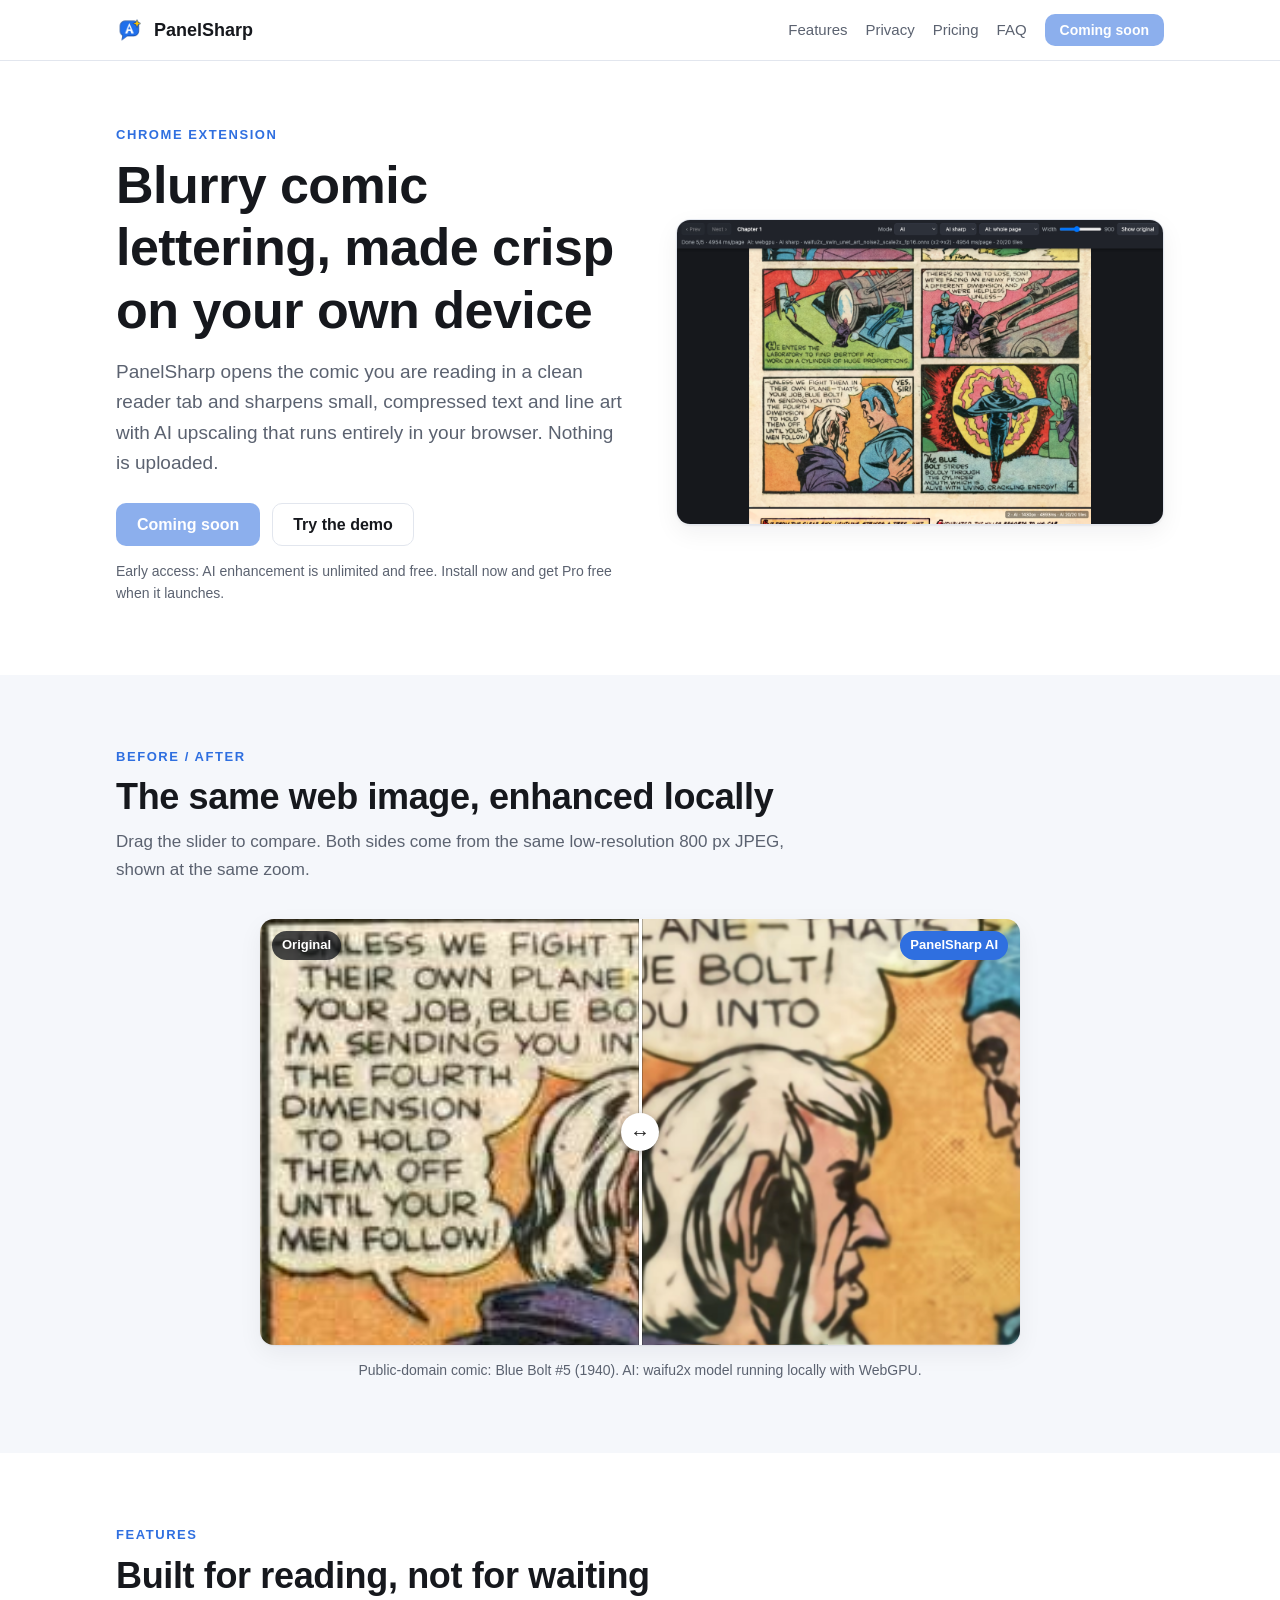
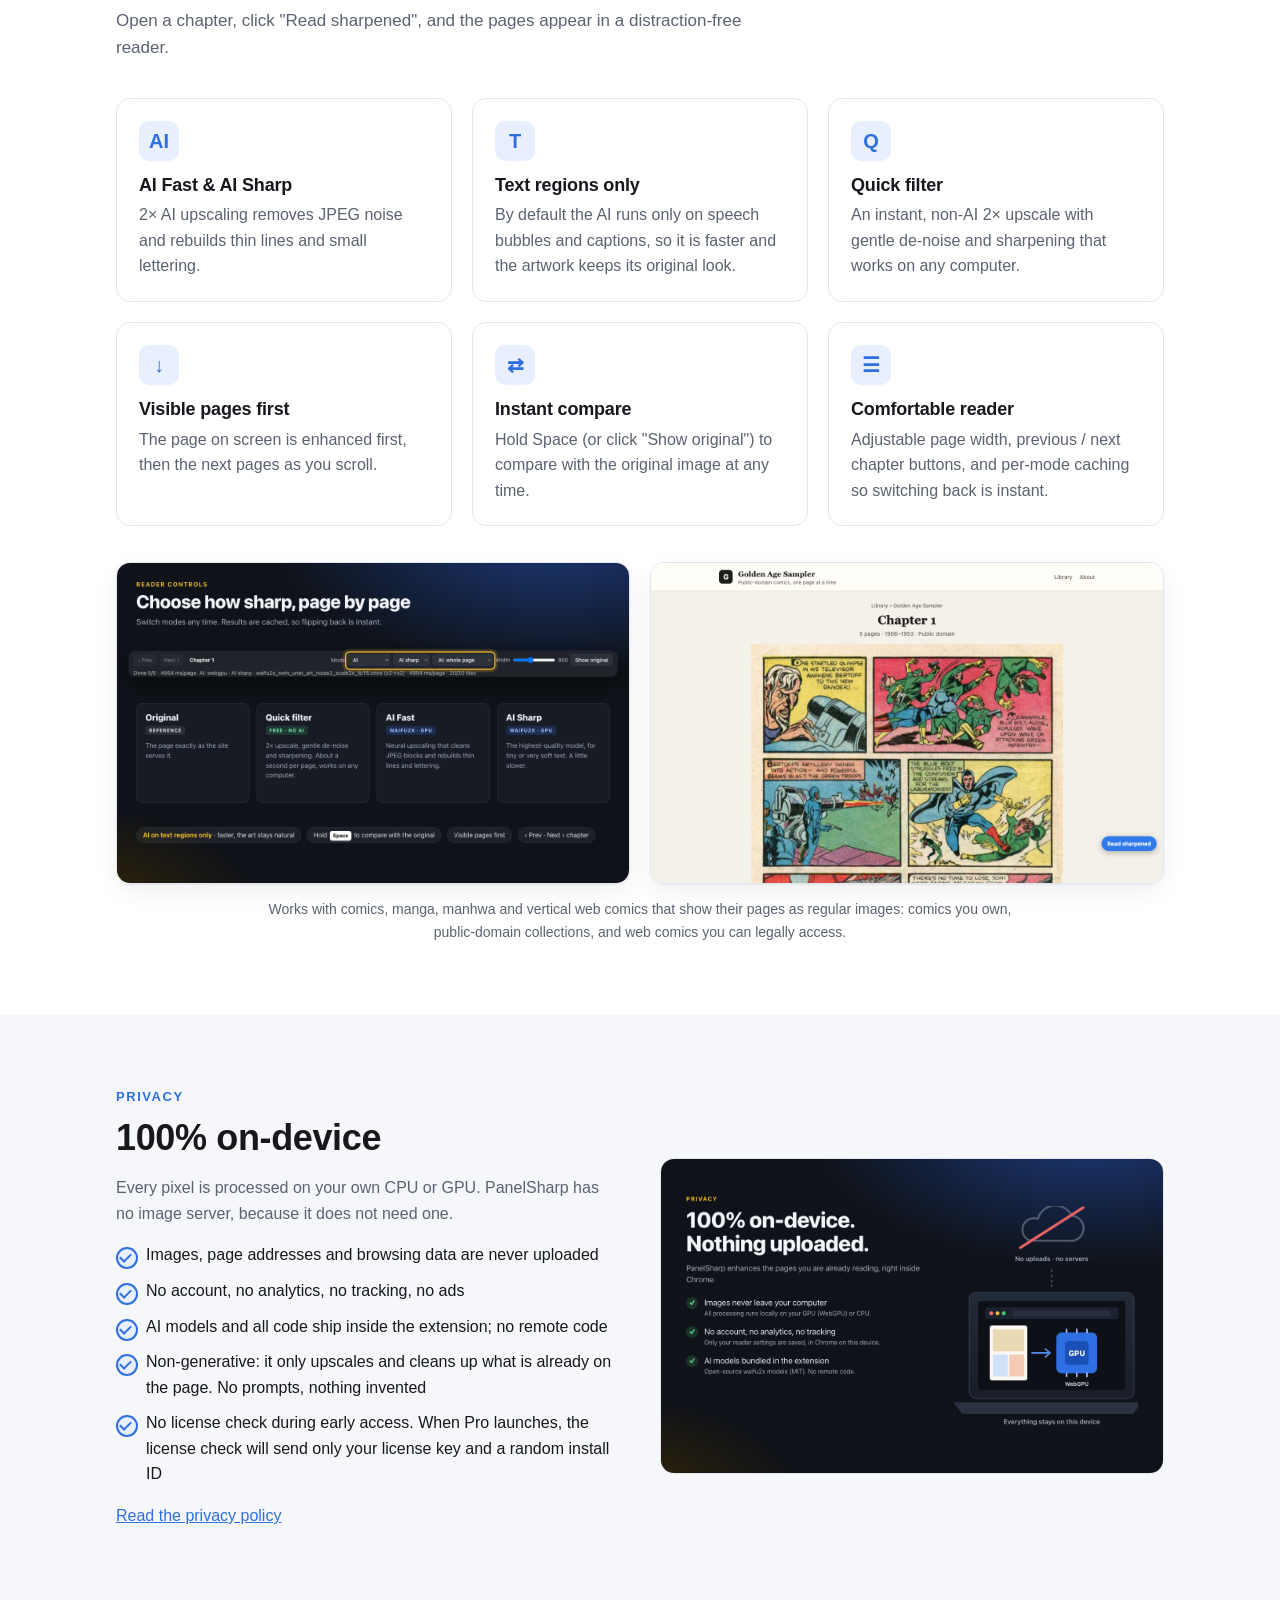
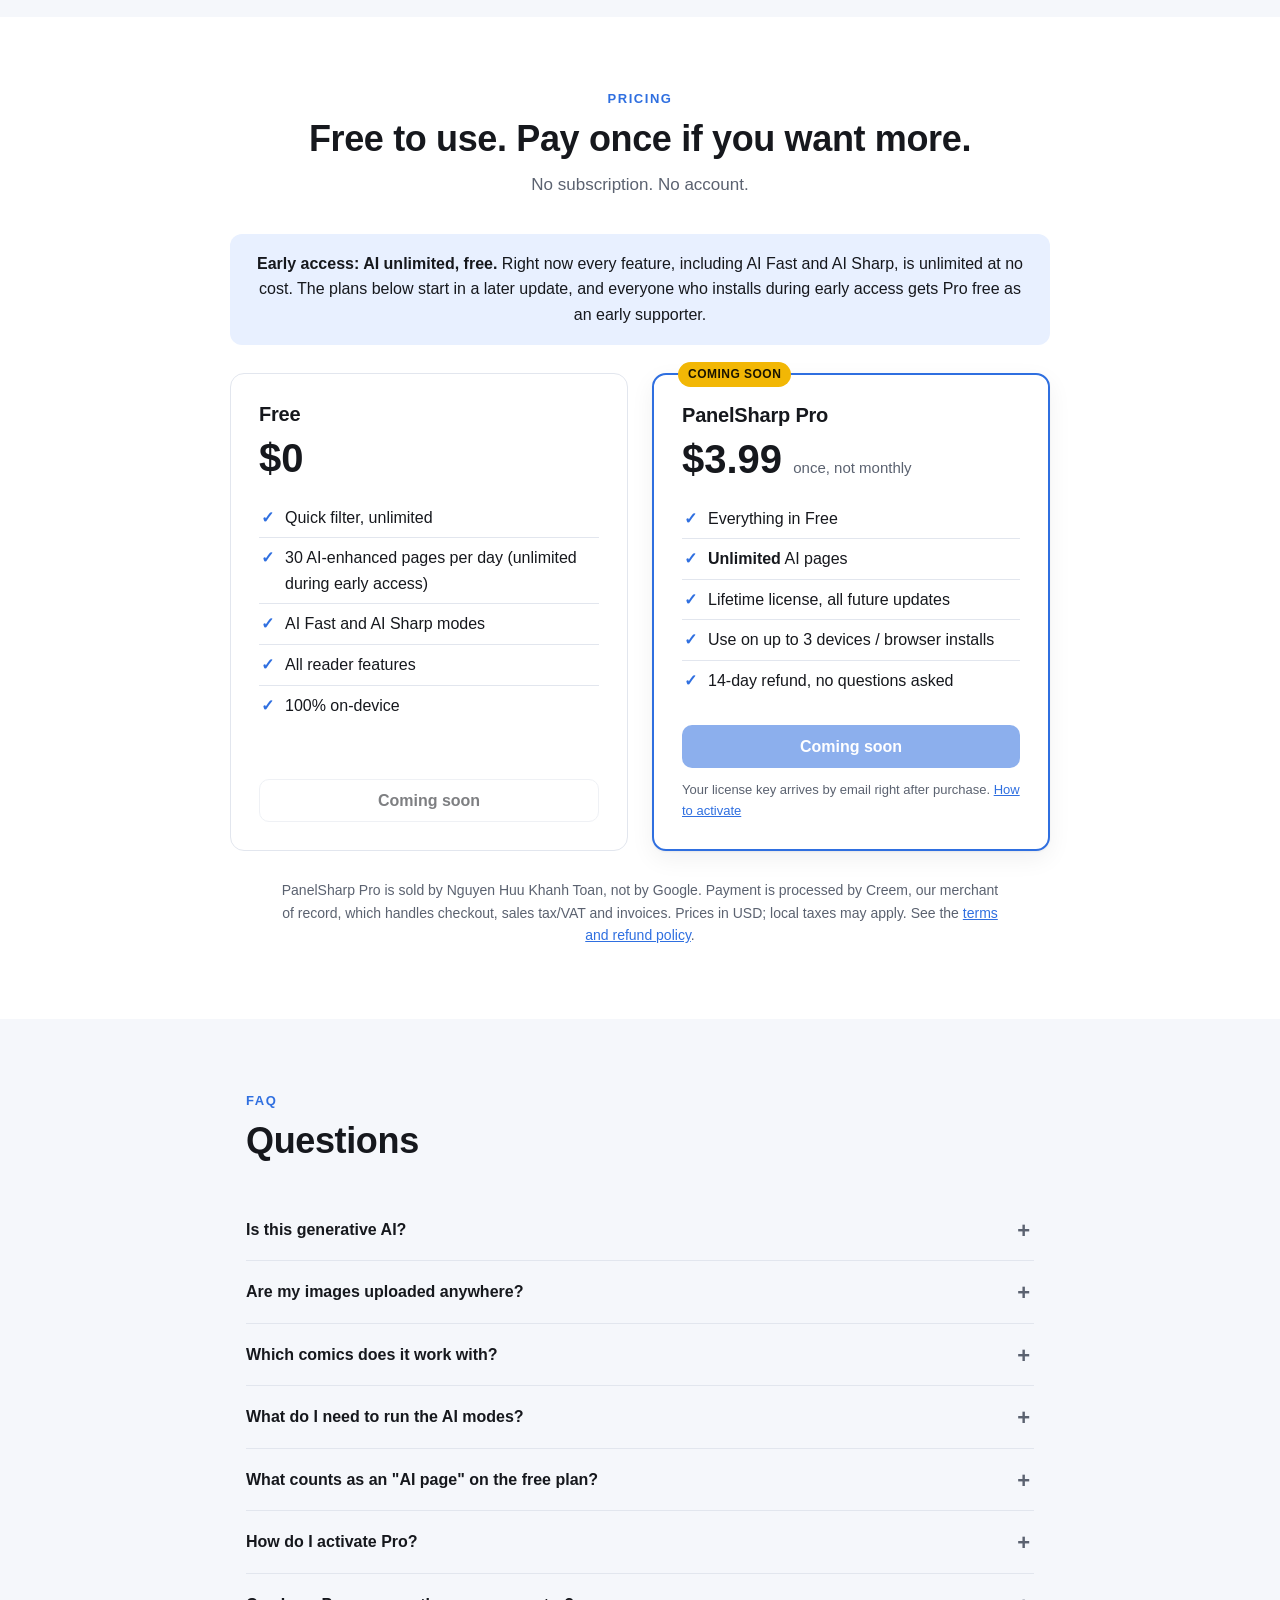
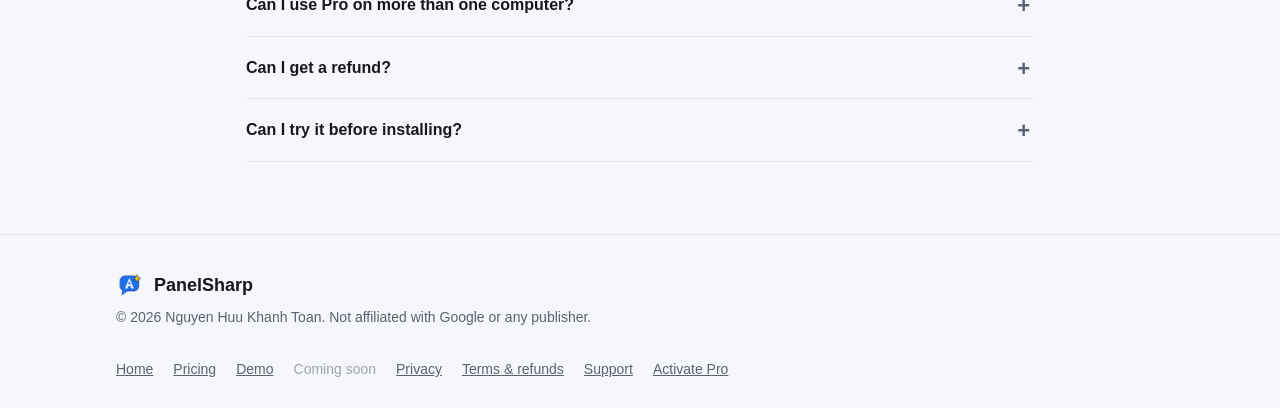
<file: index.html>
<!doctype html>
<!-- Placeholders (checkout link, Chrome Web Store link, support email, seller name, dates) live in config.js. Edit that file only. -->
<html lang="en">
<head>
<meta charset="utf-8">
<meta name="viewport" content="width=device-width, initial-scale=1">
<title>PanelSharp: sharper comic pages, on your device</title>
<meta name="description" content="PanelSharp is a Chrome extension that sharpens blurry lettering and line art in comic pages with on-device, non-generative AI upscaling. Free during early access, with AI unlimited; an optional one-time $3.99 Pro upgrade is coming.">
<link rel="icon" type="image/png" href="assets/favicon-32.png">
<link rel="stylesheet" href="style.css">
</head>
<body>
<a class="skip" href="#main">Skip to content</a>
<header class="site-header">
  <div class="wrap">
    <a class="brand" href="index.html"><img src="assets/icon-128.png" alt="" width="28" height="28">PanelSharp</a>
    <nav class="nav" aria-label="Main">
      <a class="hide-sm" href="#features">Features</a>
      <a class="hide-sm" href="#privacy">Privacy</a>
      <a href="#pricing">Pricing</a>
      <a class="hide-sm" href="#faq">FAQ</a>
      <a class="btn btn-primary btn-sm" href="CWS_URL" data-cfg-href="CWS_URL">Add to Chrome</a>
    </nav>
  </div>
</header>

<main id="main">
  <section class="hero">
    <div class="wrap">
      <div>
        <p class="eyebrow">Chrome extension</p>
        <h1>Blurry comic lettering, made crisp on your own device</h1>
        <p class="lead">PanelSharp opens the comic you are reading in a clean reader tab and sharpens small, compressed text and line art with AI upscaling that runs entirely in your browser. Nothing is uploaded.</p>
        <div class="actions">
          <a class="btn btn-primary" href="CWS_URL" data-cfg-href="CWS_URL">Add to Chrome, it's free</a>
          <a class="btn btn-ghost" href="demo/index.html">Try the demo</a>
        </div>
        <p class="fine">Early access: AI enhancement is unlimited and free. Install now and get Pro free when it launches.</p>
      </div>
      <img class="hero-shot" src="assets/02-reader-tab.png" width="1280" height="800" alt="The PanelSharp reader tab showing a sharpened public-domain comic page (Blue Bolt #5, 1940)">
    </div>
  </section>

  <section class="alt" id="before-after">
    <div class="wrap">
      <div class="section-head">
        <p class="eyebrow">Before / after</p>
        <h2>The same web image, enhanced locally</h2>
        <p>Drag the slider to compare. Both sides come from the same low-resolution 800&nbsp;px JPEG, shown at the same zoom.</p>
      </div>
      <div class="compare">
        <div class="pair">
          <figure class="before-fig">
            <img src="assets/before.png" width="568" height="426" alt="Original: soft, blocky lettering in a low-resolution comic scan">
            <span class="tag before">Original</span>
          </figure>
          <figure class="after-fig">
            <img src="assets/after.png" width="568" height="426" alt="PanelSharp AI Sharp: the same lettering, clean and crisp">
            <span class="tag after">PanelSharp AI</span>
          </figure>
        </div>
        <div class="divider" aria-hidden="true"></div>
        <input type="range" min="0" max="100" value="50" aria-label="Comparison slider: drag to reveal original or enhanced image">
      </div>
      <p class="caption">Public-domain comic: Blue Bolt #5 (1940). AI: waifu2x model running locally with WebGPU.</p>
    </div>
  </section>

  <section id="features">
    <div class="wrap">
      <div class="section-head">
        <p class="eyebrow">Features</p>
        <h2>Built for reading, not for waiting</h2>
        <p>Open a chapter, click "Read sharpened", and the pages appear in a distraction-free reader.</p>
      </div>
      <div class="grid grid-3">
        <div class="card"><div class="icon">AI</div><h3>AI Fast &amp; AI Sharp</h3><p>2&times; AI upscaling removes JPEG noise and rebuilds thin lines and small lettering.</p></div>
        <div class="card"><div class="icon">T</div><h3>Text regions only</h3><p>By default the AI runs only on speech bubbles and captions, so it is faster and the artwork keeps its original look.</p></div>
        <div class="card"><div class="icon">Q</div><h3>Quick filter</h3><p>An instant, non-AI 2&times; upscale with gentle de-noise and sharpening that works on any computer.</p></div>
        <div class="card"><div class="icon">&#8595;</div><h3>Visible pages first</h3><p>The page on screen is enhanced first, then the next pages as you scroll.</p></div>
        <div class="card"><div class="icon">&#8644;</div><h3>Instant compare</h3><p>Hold Space (or click "Show original") to compare with the original image at any time.</p></div>
        <div class="card"><div class="icon">&#9776;</div><h3>Comfortable reader</h3><p>Adjustable page width, previous / next chapter buttons, and per-mode caching so switching back is instant.</p></div>
      </div>
      <div class="grid grid-2 shots">
        <img src="assets/04-modes.png" width="1280" height="800" loading="lazy" alt="Reader controls: Original, Quick filter, AI Fast and AI Sharp modes">
        <img src="assets/01-comic-page-button.png" width="1280" height="800" loading="lazy" alt="The Read sharpened button on a comic page">
      </div>
      <p class="caption">Works with comics, manga, manhwa and vertical web comics that show their pages as regular images: comics you own, public-domain collections, and web comics you can legally access.</p>
    </div>
  </section>

  <section class="alt" id="privacy">
    <div class="wrap privacy-grid">
      <div>
        <p class="eyebrow">Privacy</p>
        <h2 style="font-size:clamp(26px,4vw,36px);margin:0 0 12px">100% on-device</h2>
        <p class="muted">Every pixel is processed on your own CPU or GPU. PanelSharp has no image server, because it does not need one.</p>
        <ul class="checklist">
          <li>Images, page addresses and browsing data are never uploaded</li>
          <li>No account, no analytics, no tracking, no ads</li>
          <li>AI models and all code ship inside the extension; no remote code</li>
          <li>Non-generative: it only upscales and cleans up what is already on the page. No prompts, nothing invented</li>
          <li>No license check during early access. When Pro launches, the license check will send only your license key and a random install ID</li>
        </ul>
        <p><a href="privacy.html">Read the privacy policy</a></p>
      </div>
      <img src="assets/05-private-on-device.png" width="1280" height="800" loading="lazy" alt="Diagram: comic images are enhanced on your device, nothing is uploaded" style="border-radius:var(--radius);border:1px solid var(--line)">
    </div>
  </section>

  <section id="pricing">
    <div class="wrap">
      <div class="section-head" style="margin-left:auto;margin-right:auto;text-align:center">
        <p class="eyebrow">Pricing</p>
        <h2>Free to use. Pay once if you want more.</h2>
        <p>No subscription. No account.</p>
      </div>
      <div class="box accent early-access">
        <p><strong>Early access: AI unlimited, free.</strong> Right now every feature, including AI Fast and AI Sharp, is unlimited at no cost. The plans below start in a later update, and everyone who installs during early access gets Pro free as an early supporter.</p>
      </div>
      <div class="pricing">
        <div class="plan">
          <h3>Free</h3>
          <p class="price">$0</p>
          <ul>
            <li>Quick filter, unlimited</li>
            <li>30 AI-enhanced pages per day (unlimited during early access)</li>
            <li>AI Fast and AI Sharp modes</li>
            <li>All reader features</li>
            <li>100% on-device</li>
          </ul>
          <a class="btn btn-ghost btn-block" href="CWS_URL" data-cfg-href="CWS_URL">Add to Chrome</a>
        </div>
        <div class="plan pro">
          <span class="badge">COMING SOON</span>
          <h3>PanelSharp Pro</h3>
          <p class="price">$3.99 <small>once, not monthly</small></p>
          <ul>
            <li>Everything in Free</li>
            <li><strong>Unlimited</strong> AI pages</li>
            <li>Lifetime license, all future updates</li>
            <li>Use on up to 3 devices / browser installs</li>
            <li>14-day refund, no questions asked</li>
          </ul>
          <a class="btn btn-primary btn-block" href="CHECKOUT_URL" data-cfg-href="CHECKOUT_URL">Buy Pro, $3.99</a>
          <p class="note">Your license key arrives by email right after purchase. <a href="thanks.html">How to activate</a></p>
        </div>
      </div>
      <p class="seller-note">PanelSharp Pro is sold by <span data-cfg-text="SELLER_NAME">SELLER_NAME</span>, not by Google. Payment is processed by Creem, our merchant of record, which handles checkout, sales tax/VAT and invoices. Prices in USD; local taxes may apply. See the <a href="terms.html">terms and refund policy</a>.</p>
    </div>
  </section>

  <section class="alt" id="faq">
    <div class="wrap faq">
      <div class="section-head">
        <p class="eyebrow">FAQ</p>
        <h2>Questions</h2>
      </div>
      <details>
        <summary>Is this generative AI?</summary>
        <p>No. PanelSharp uses waifu2x, an open-source image upscaling and de-noising model. It works only with the pixels that are already in the image: there are no prompts, and it does not draw or invent new content.</p>
      </details>
      <details>
        <summary>Are my images uploaded anywhere?</summary>
        <p>No. All enhancement runs locally in your browser on your CPU or GPU. During early access PanelSharp makes no requests to us at all. When Pro launches, the only request to us will be the optional Pro license check, which sends your license key and a random install ID. See the <a href="privacy.html">privacy policy</a>.</p>
      </details>
      <details>
        <summary>Which comics does it work with?</summary>
        <p>Comic pages shown as regular images on a web page: web comics, public-domain comic archives, and comics you own or legally access in your browser. Pages that draw on a canvas, scramble images or use protected viewers are not supported. PanelSharp only enhances images already displayed in your browser; it does not host, download, save or provide access to any content.</p>
      </details>
      <details>
        <summary>What do I need to run the AI modes?</summary>
        <p>A current version of Chrome on Windows, macOS or ChromeOS. The AI uses WebGPU; without a supported GPU it falls back to the CPU, which is slower. The Quick filter works on any computer.</p>
      </details>
      <details>
        <summary>What counts as an "AI page" on the free plan?</summary>
        <p>During early access there is no limit. Once the free plan starts, each comic page enhanced with an AI mode counts once per day. The counter is kept on your device and resets daily. The Quick filter is always unlimited.</p>
      </details>
      <details>
        <summary>How do I activate Pro?</summary>
        <p>Pro is not on sale yet; if you install during early access you will get it free. Once Pro launches: after checkout you receive a license key by email (it is also shown on the order confirmation page). Open the PanelSharp reader, go to Settings &rarr; PanelSharp Pro, paste the key and click Activate. <a href="thanks.html">Step-by-step guide</a>.</p>
      </details>
      <details>
        <summary>Can I use Pro on more than one computer?</summary>
        <p>Yes, one license activates on up to 3 devices or browser installs. You can deactivate an old device in the extension to free a slot.</p>
      </details>
      <details>
        <summary>Can I get a refund?</summary>
        <p>Yes. Email us within 14 days of purchase for a full refund. Details are in the <a href="terms.html#refunds">terms</a>.</p>
      </details>
      <details>
        <summary>Can I try it before installing?</summary>
        <p>Yes: install the free version and open our <a href="demo/index.html">demo comic page</a> (public-domain comics, deliberately low quality), then click "Read sharpened".</p>
      </details>
    </div>
  </section>
</main>

<footer class="site-footer">
  <div class="wrap footer-grid">
    <div>
      <a class="brand" href="index.html"><img src="assets/icon-128.png" alt="" width="28" height="28">PanelSharp</a>
      <p>&copy; <span data-year>2026</span> <span data-cfg-text="SELLER_NAME">SELLER_NAME</span>. Not affiliated with Google or any publisher.</p>
    </div>
    <ul class="footer-links">
      <li><a href="index.html">Home</a></li>
      <li><a href="index.html#pricing">Pricing</a></li>
      <li><a href="demo/index.html">Demo</a></li>
      <li><a href="CWS_URL" data-cfg-href="CWS_URL">Chrome Web Store</a></li>
      <li><a href="privacy.html">Privacy</a></li>
      <li><a href="terms.html">Terms &amp; refunds</a></li>
      <li><a href="support.html">Support</a></li>
      <li><a href="thanks.html">Activate Pro</a></li>
    </ul>
  </div>
</footer>
<script src="config.js"></script>
<script src="site.js"></script>
</body>
</html>
</file>
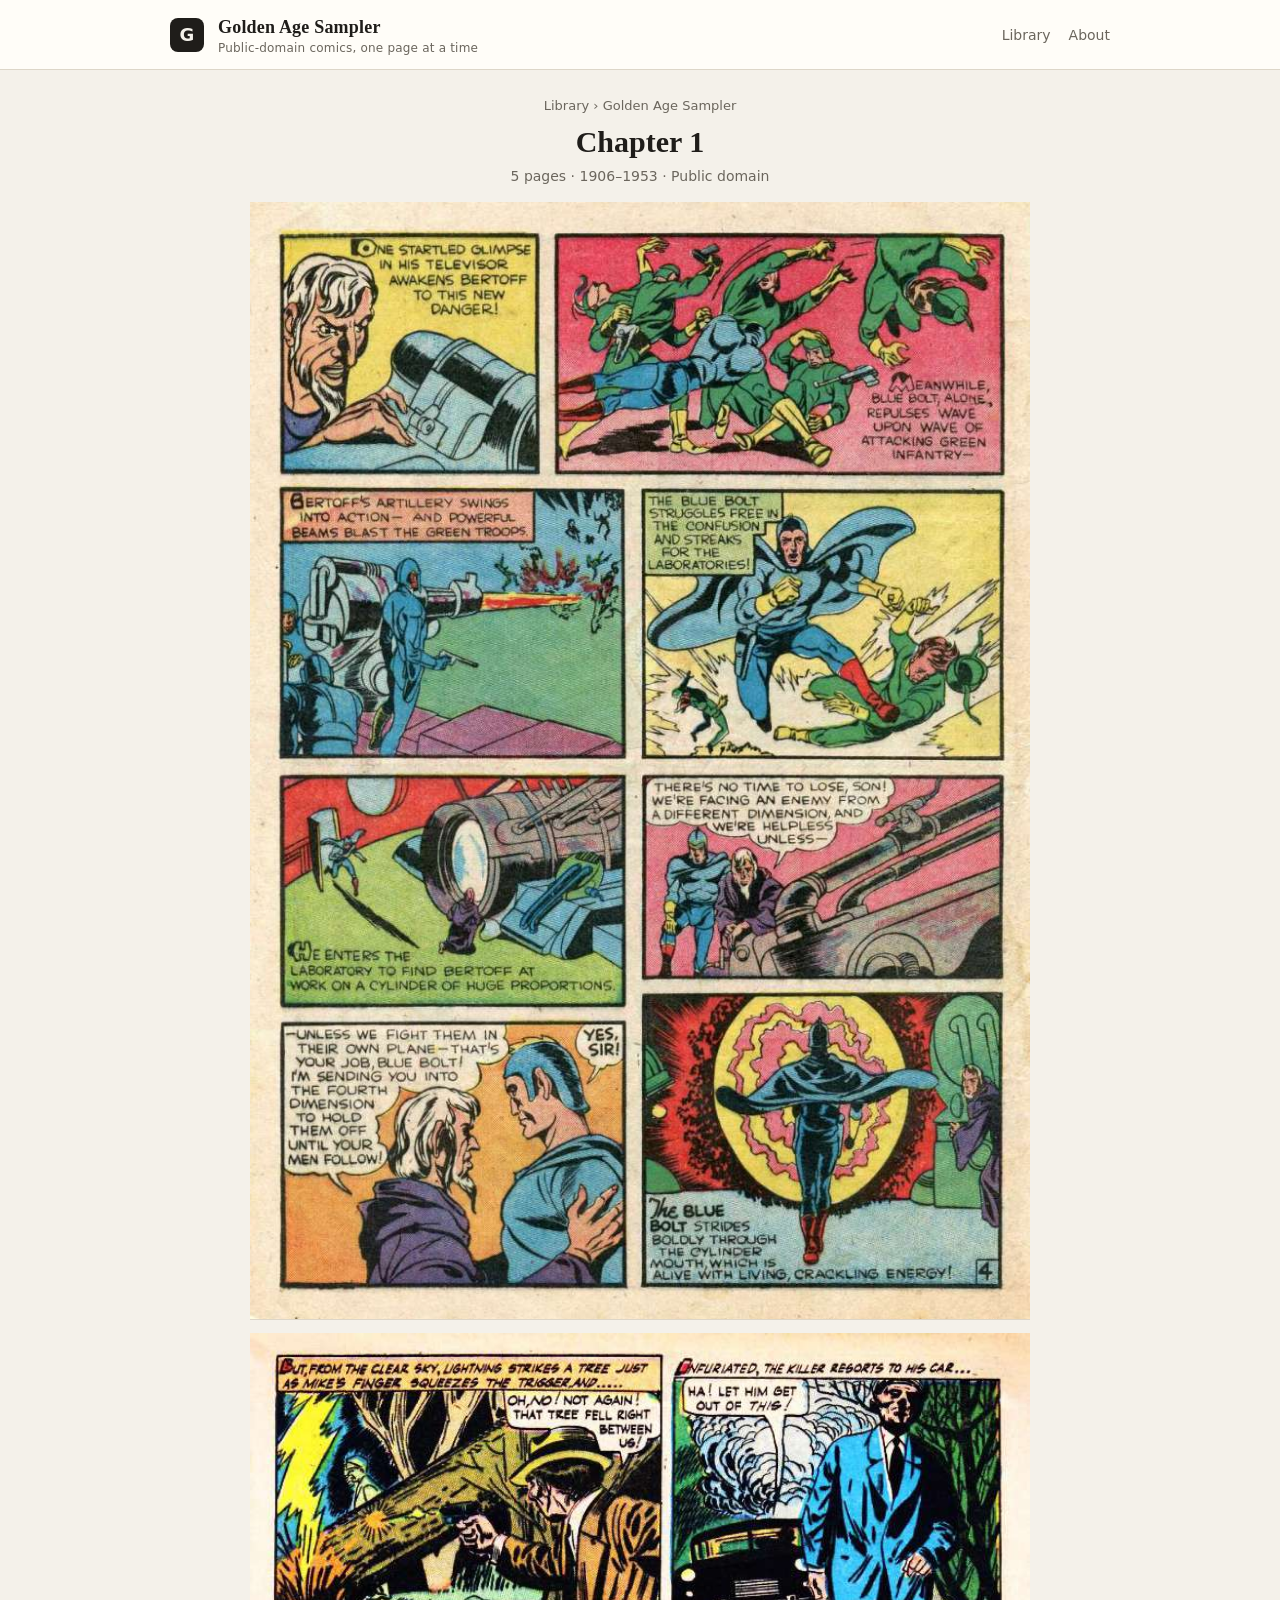
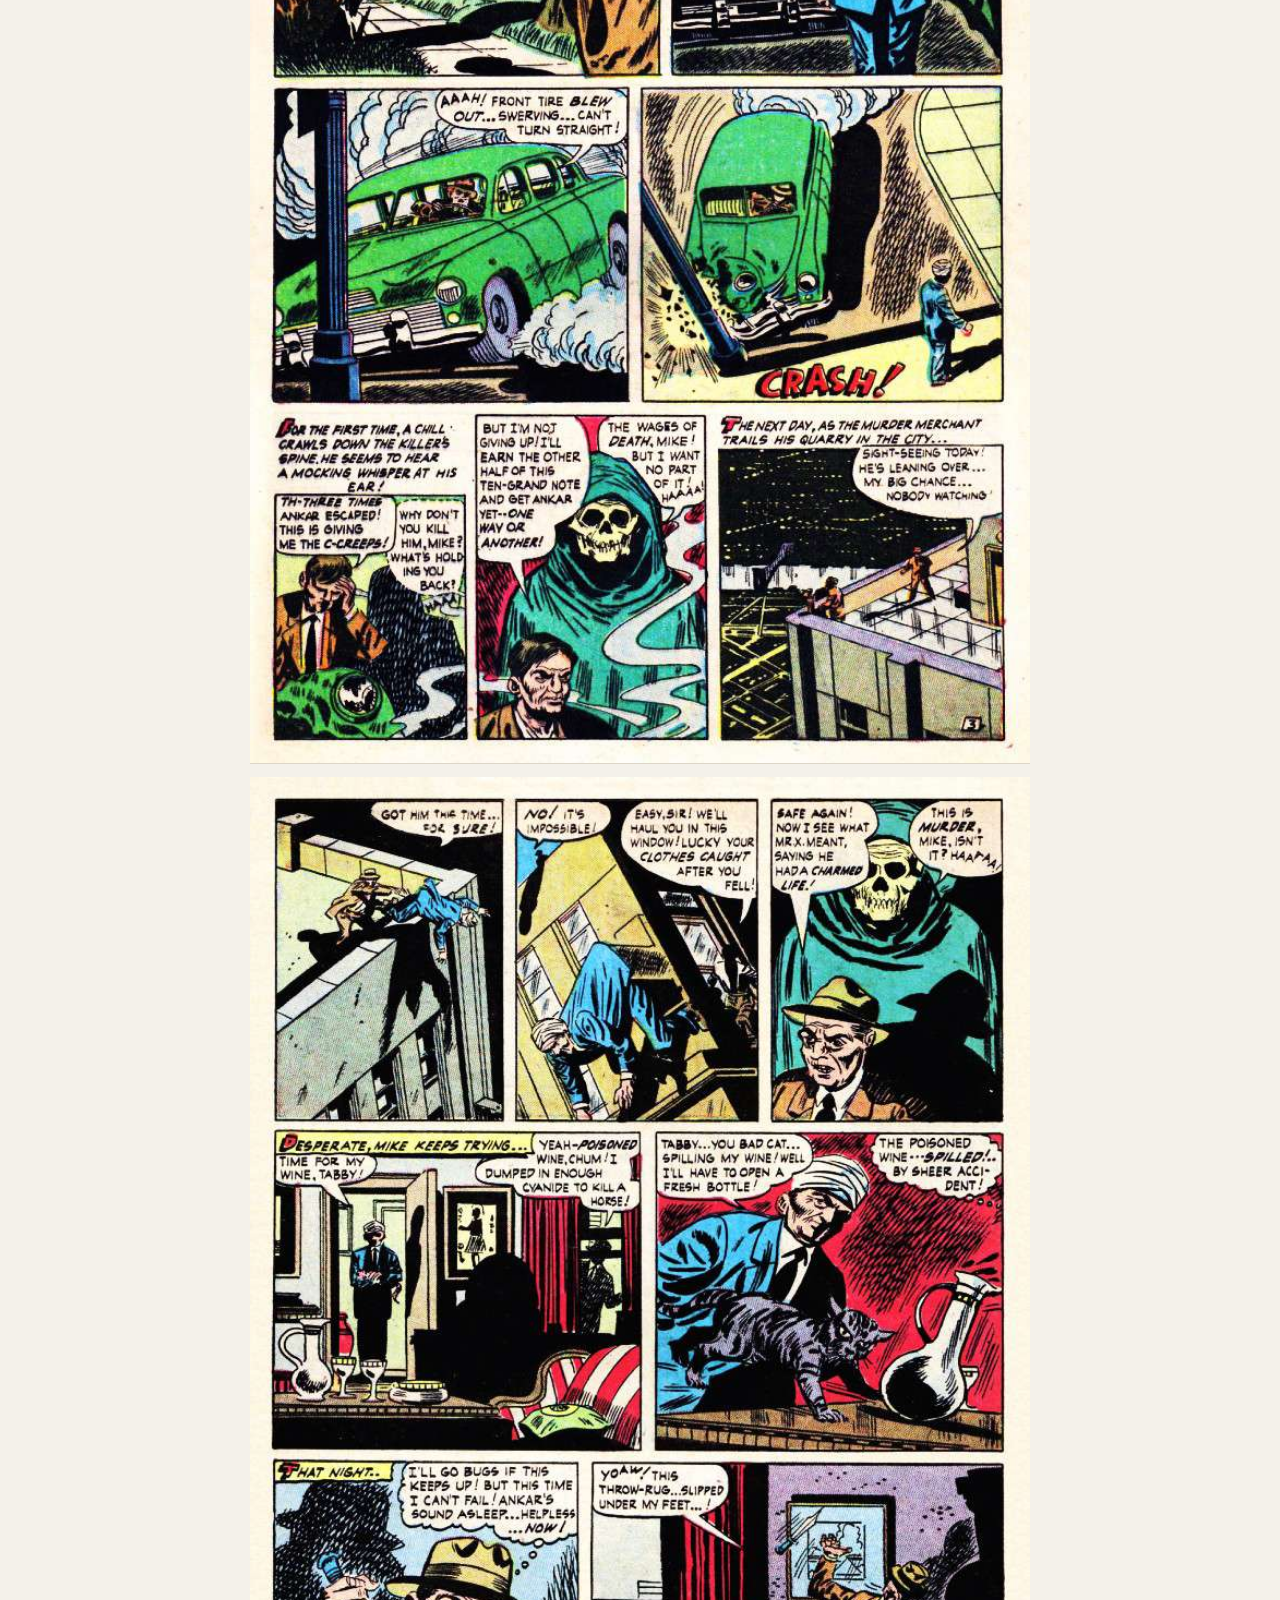
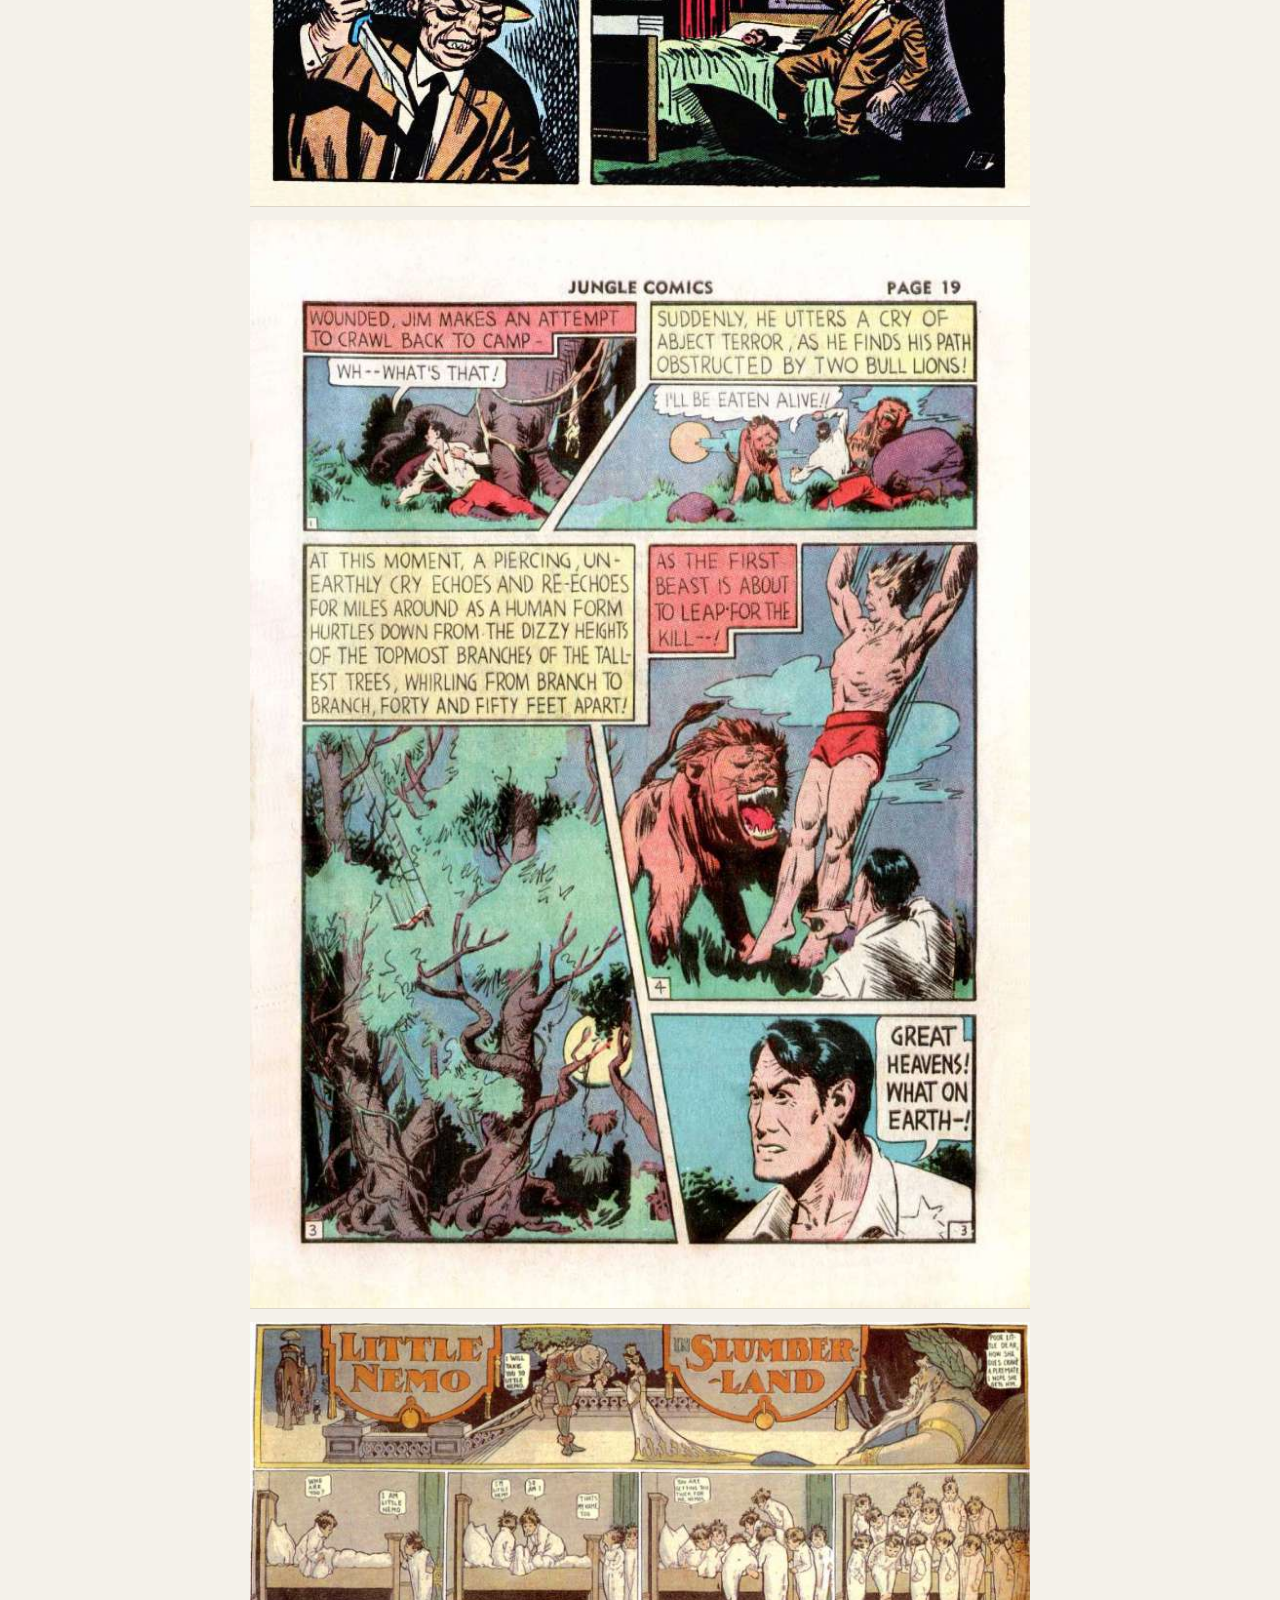
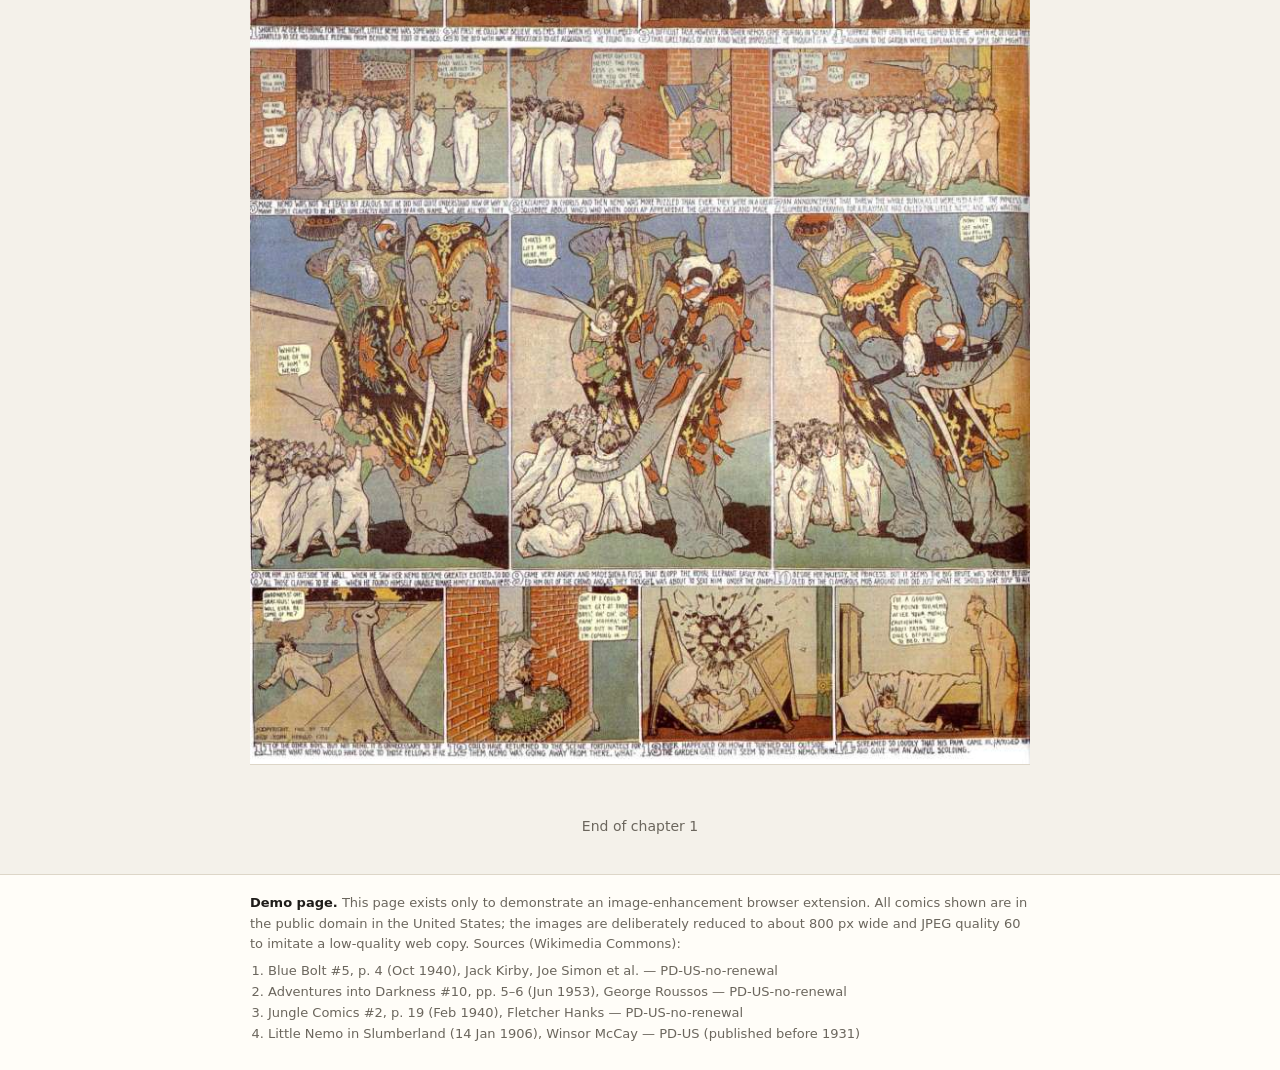
<file: demo/index.html>
<!doctype html>
<html lang="en">
<head>
<meta charset="utf-8">
<meta name="viewport" content="width=device-width, initial-scale=1">
<title>Golden Age Sampler · Chapter 1</title>
<style>
  :root { --bg: #f4f1ea; --ink: #1f1d1a; --muted: #6b665d; --line: #ddd6c8; --card: #fffdf8; --accent: #b4462f; }
  * { box-sizing: border-box; }
  body { margin: 0; background: var(--bg); color: var(--ink); font: 16px/1.5 Georgia, "Iowan Old Style", "Times New Roman", serif; }
  header.site { background: var(--card); border-bottom: 1px solid var(--line); }
  header.site .wrap { max-width: 980px; margin: 0 auto; padding: 14px 20px; display: flex; align-items: center; gap: 14px; }
  .logo { width: 34px; height: 34px; border-radius: 8px; background: var(--ink); color: var(--bg); display: grid; place-items: center; font: 700 18px/1 system-ui, sans-serif; }
  .brand { font-weight: 700; font-size: 18px; letter-spacing: .2px; }
  .brand small { display: block; font: 12px/1.2 system-ui, sans-serif; color: var(--muted); font-weight: 400; }
  nav.top { margin-left: auto; display: flex; gap: 18px; font: 14px system-ui, sans-serif; }
  nav.top a { color: var(--muted); text-decoration: none; }
  .chapter-head { max-width: 820px; margin: 28px auto 18px; padding: 0 20px; text-align: center; }
  .crumbs { font: 13px system-ui, sans-serif; color: var(--muted); }
  h1 { margin: 6px 0 4px; font-size: 30px; }
  .meta { font: 14px system-ui, sans-serif; color: var(--muted); }
  main.pages { max-width: 820px; margin: 0 auto; padding: 0 20px 30px; }
  main.pages img { display: block; width: 100%; max-width: 800px; height: auto; margin: 0 auto 14px; background: #e7e1d4; box-shadow: 0 1px 0 var(--line); }
  .chapter-end { text-align: center; font: 14px system-ui, sans-serif; color: var(--muted); padding: 10px 0 40px; }
  footer { border-top: 1px solid var(--line); background: var(--card); font: 13px/1.6 system-ui, sans-serif; color: var(--muted); }
  footer .wrap { max-width: 820px; margin: 0 auto; padding: 18px 20px 26px; }
  footer strong { color: var(--ink); }
  footer ol { padding-left: 18px; margin: 6px 0 0; }
  footer a { color: var(--muted); }
</style>
</head>
<body>
<header class="site">
  <div class="wrap">
    <div class="logo">G</div>
    <div class="brand">Golden Age Sampler<small>Public-domain comics, one page at a time</small></div>
    <nav class="top"><a href="#">Library</a><a href="#">About</a></nav>
  </div>
</header>

<div class="chapter-head">
  <div class="crumbs">Library › Golden Age Sampler</div>
  <h1>Chapter 1</h1>
  <div class="meta">5 pages · 1906–1953 · Public domain</div>
</div>

<main class="pages" id="reader">
  <img src="pages/page-01.jpg" width="800" height="1145" alt="Page 1: Blue Bolt #5 (1940), page 4">
  <img src="pages/page-02.jpg" width="715" height="944" alt="Page 2: Adventures into Darkness #10 (1953), page 5">
  <img src="pages/page-03.jpg" width="715" height="944" alt="Page 3: Adventures into Darkness #10 (1953), page 6">
  <img src="pages/page-04.jpg" width="800" height="1115" alt="Page 4: Jungle Comics #2 (1940), page 19">
  <img src="pages/page-05.jpg" width="800" height="1069" alt="Page 5: Little Nemo in Slumberland, 14 January 1906">
</main>
<div class="chapter-end">End of chapter 1</div>

<footer>
  <div class="wrap">
    <strong>Demo page.</strong> This page exists only to demonstrate an image-enhancement browser extension. All comics shown are in the public domain in the United States; the images are deliberately reduced to about 800&nbsp;px wide and JPEG quality&nbsp;60 to imitate a low-quality web copy. Sources (Wikimedia Commons):
    <ol>
      <li>Blue Bolt #5, p. 4 (Oct 1940), Jack Kirby, Joe Simon et al. — PD-US-no-renewal</li>
      <li>Adventures into Darkness #10, pp. 5–6 (Jun 1953), George Roussos — PD-US-no-renewal</li>
      <li>Jungle Comics #2, p. 19 (Feb 1940), Fletcher Hanks — PD-US-no-renewal</li>
      <li>Little Nemo in Slumberland (14 Jan 1906), Winsor McCay — PD-US (published before 1931)</li>
    </ol>
  </div>
</footer>
</body>
</html>
</file>
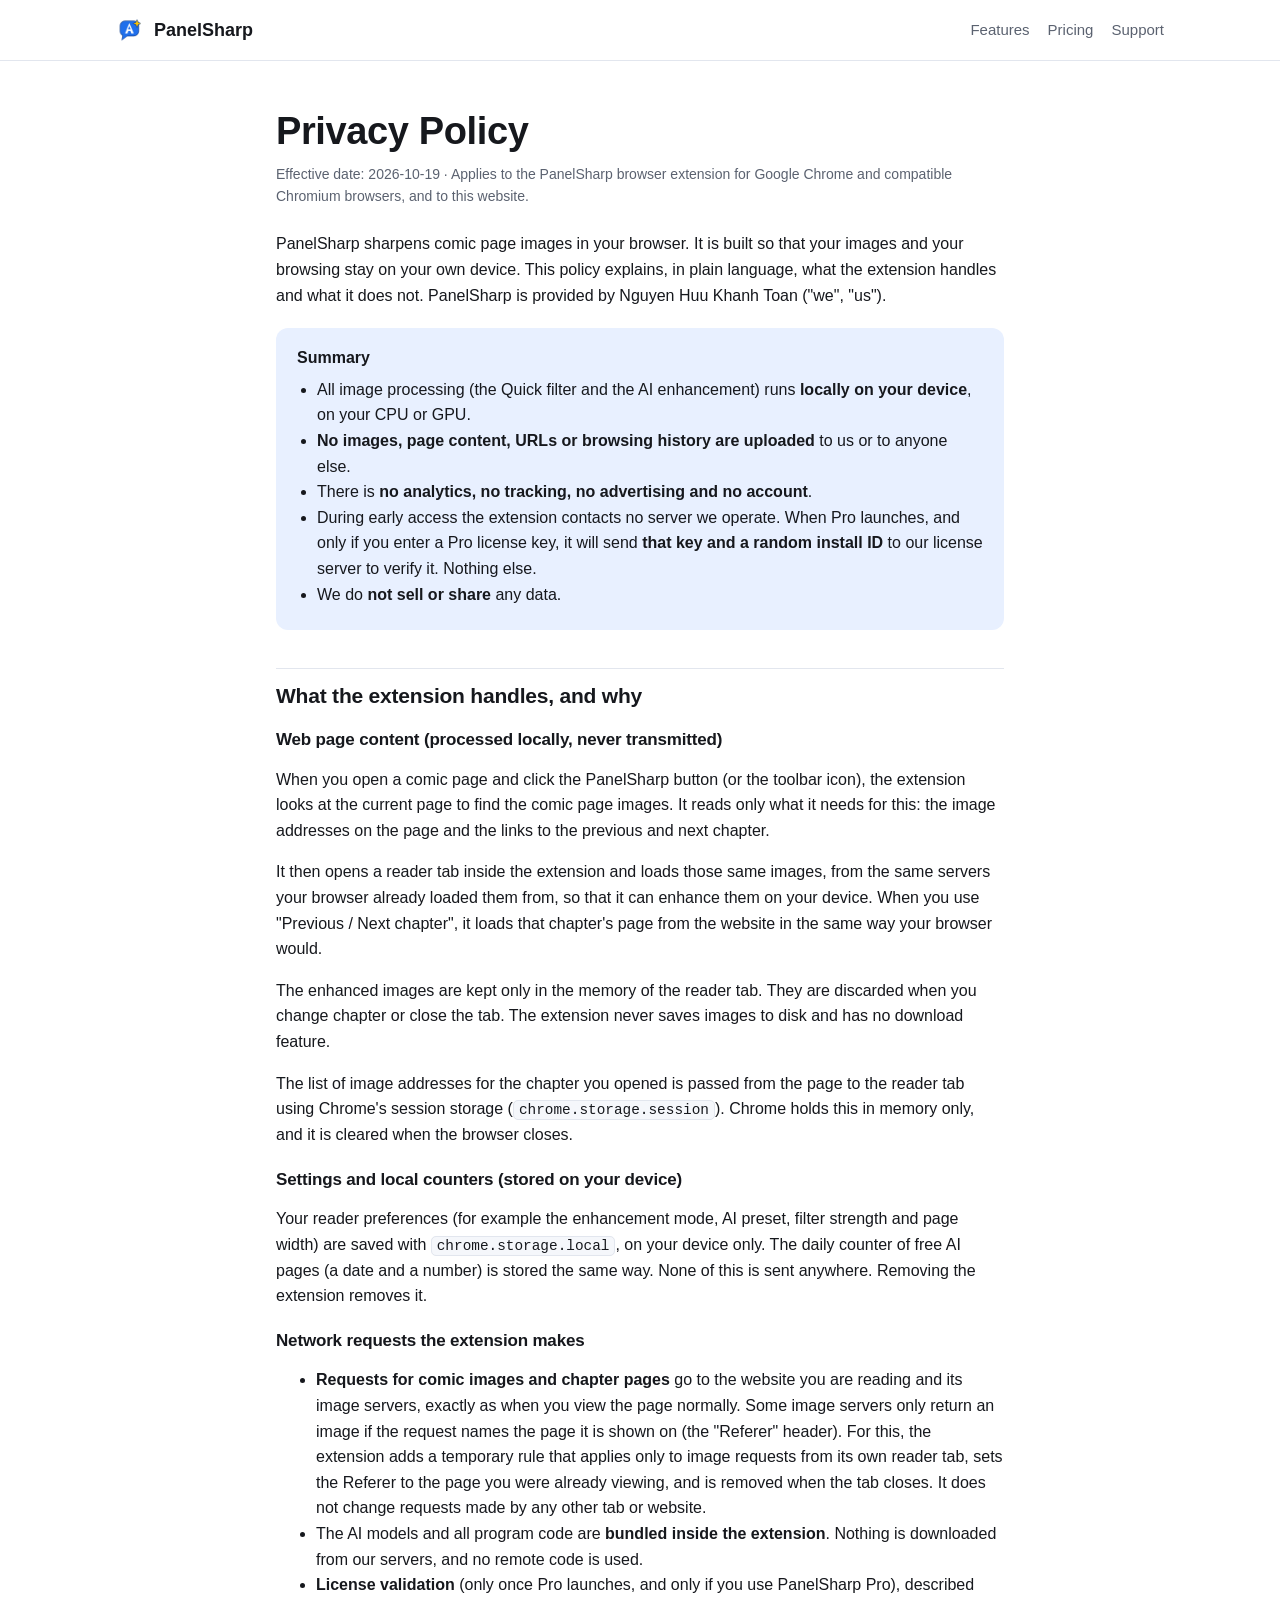
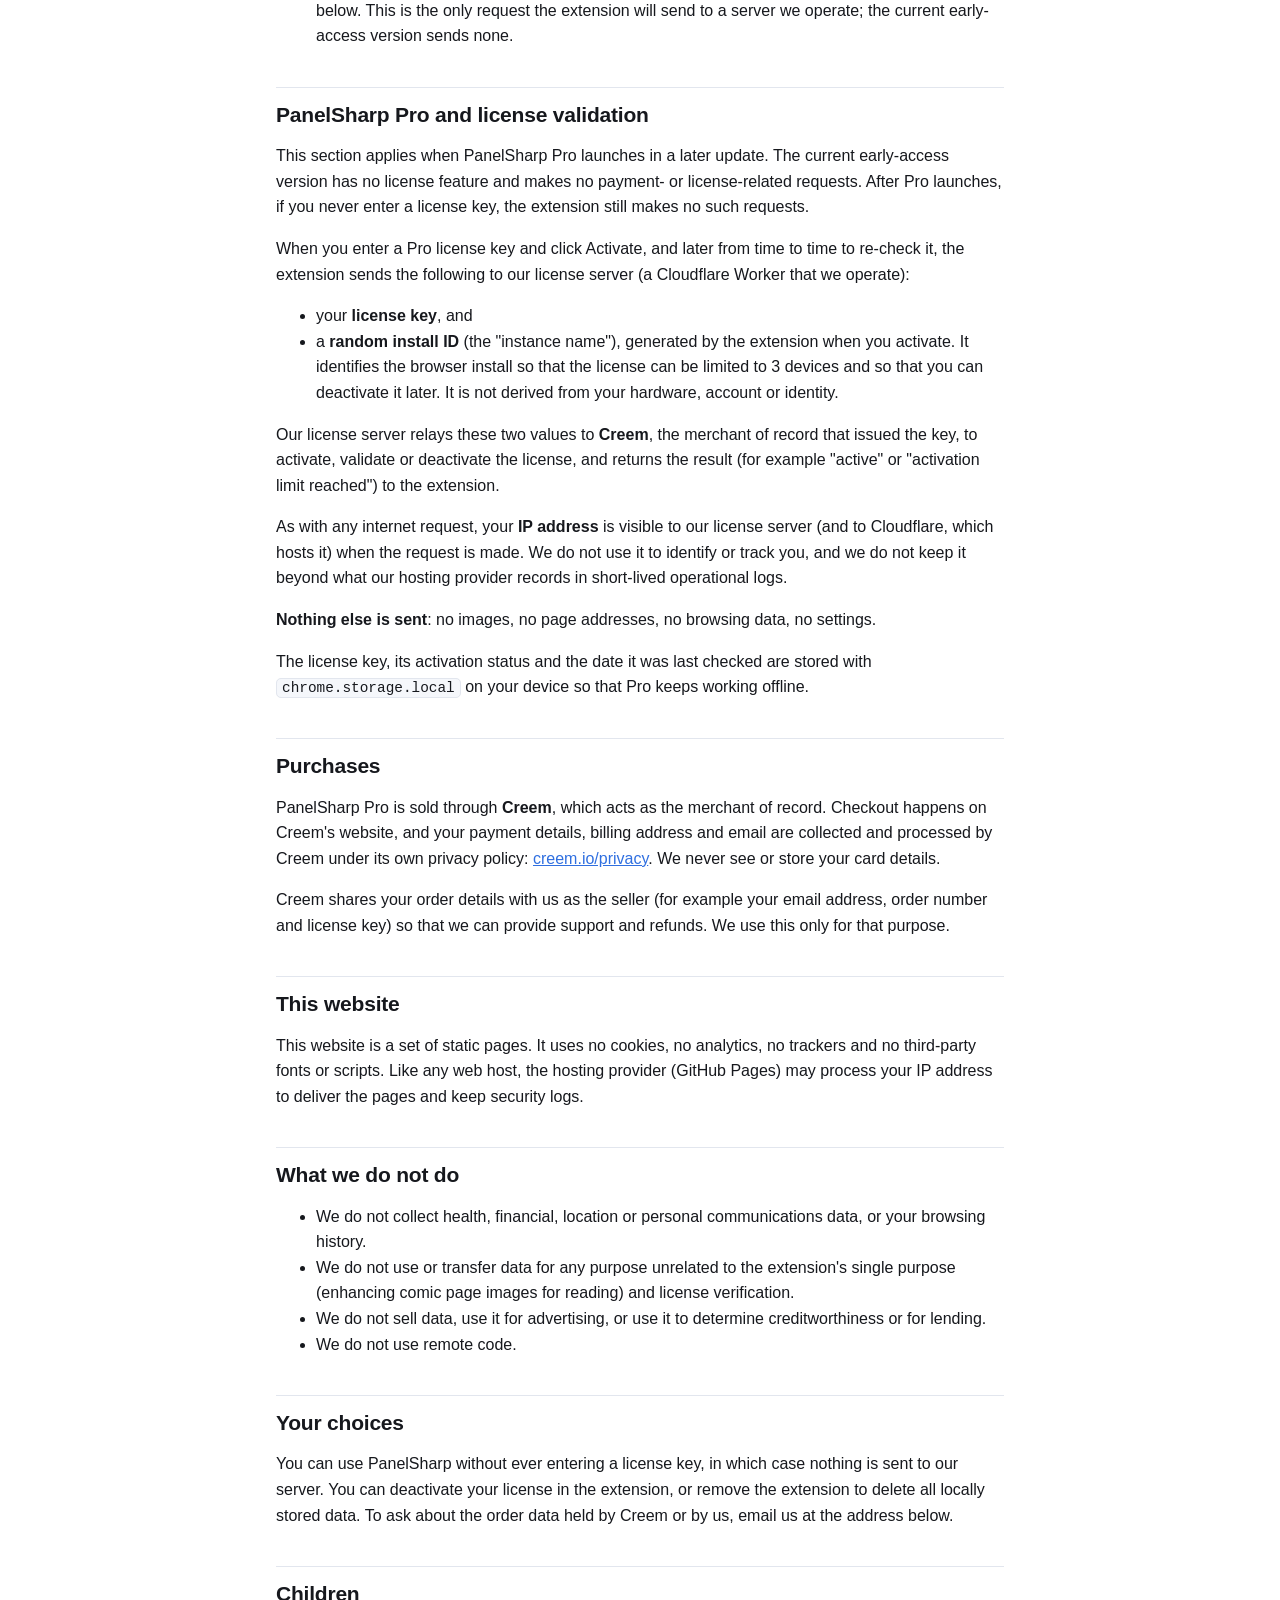
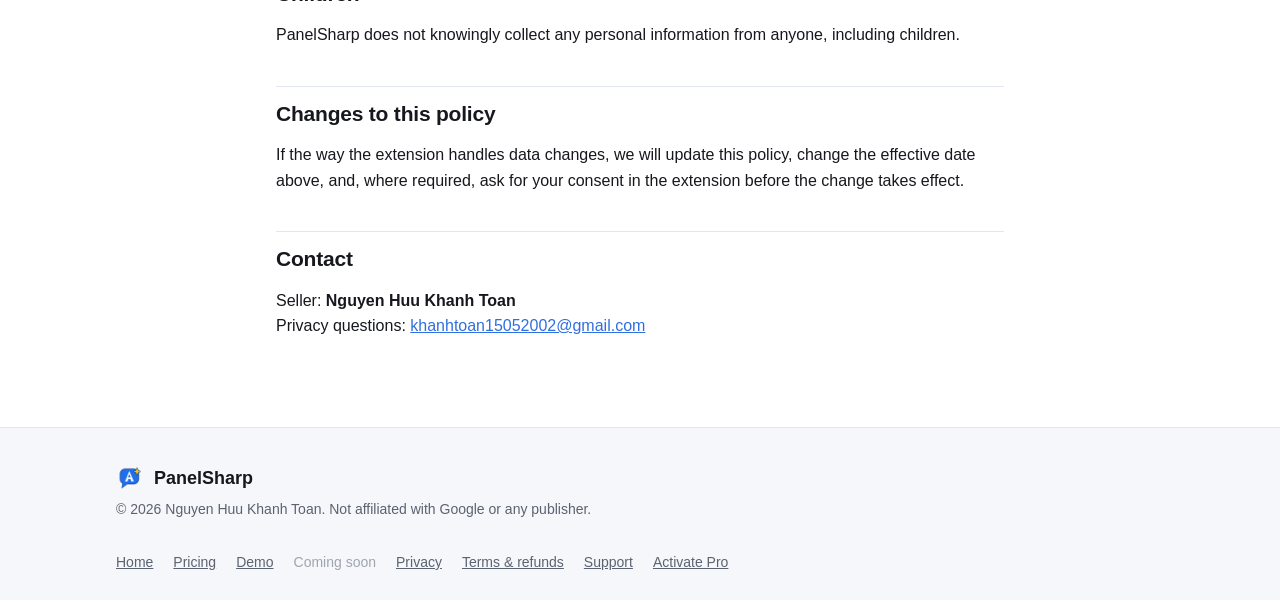
<file: privacy.html>
<!doctype html>
<!-- Placeholders (checkout link, Chrome Web Store link, support email, seller name, dates) live in config.js. Edit that file only. -->
<html lang="en">
<head>
<meta charset="utf-8">
<meta name="viewport" content="width=device-width, initial-scale=1">
<title>Privacy Policy · PanelSharp</title>
<meta name="description" content="PanelSharp processes comic images locally on your device. No images, URLs or browsing data are uploaded, and there is no analytics.">
<link rel="icon" type="image/png" href="assets/favicon-32.png">
<link rel="stylesheet" href="style.css">
</head>
<body>
<header class="site-header">
  <div class="wrap">
    <a class="brand" href="index.html"><img src="assets/icon-128.png" alt="" width="28" height="28">PanelSharp</a>
    <nav class="nav" aria-label="Main">
      <a class="hide-sm" href="index.html#features">Features</a>
      <a href="index.html#pricing">Pricing</a>
      <a href="support.html">Support</a>
    </nav>
  </div>
</header>

<main class="doc">
  <div class="wrap narrow">
    <h1>Privacy Policy</h1>
    <div class="meta">Effective date: <span data-cfg-text="EFFECTIVE_DATE">EFFECTIVE_DATE</span> · Applies to the PanelSharp browser extension for Google Chrome and compatible Chromium browsers, and to this website.</div>

    <p>PanelSharp sharpens comic page images in your browser. It is built so that your images and your browsing stay on your own device. This policy explains, in plain language, what the extension handles and what it does not. PanelSharp is provided by <span data-cfg-text="SELLER_NAME">SELLER_NAME</span> ("we", "us").</p>

    <div class="box accent">
      <strong>Summary</strong>
      <ul>
        <li>All image processing (the Quick filter and the AI enhancement) runs <strong>locally on your device</strong>, on your CPU or GPU.</li>
        <li><strong>No images, page content, URLs or browsing history are uploaded</strong> to us or to anyone else.</li>
        <li>There is <strong>no analytics, no tracking, no advertising and no account</strong>.</li>
        <li>During early access the extension contacts no server we operate. When Pro launches, and only if you enter a Pro license key, it will send <strong>that key and a random install ID</strong> to our license server to verify it. Nothing else.</li>
        <li>We do <strong>not sell or share</strong> any data.</li>
      </ul>
    </div>

    <h2>What the extension handles, and why</h2>

    <h3>Web page content (processed locally, never transmitted)</h3>
    <p>When you open a comic page and click the PanelSharp button (or the toolbar icon), the extension looks at the current page to find the comic page images. It reads only what it needs for this: the image addresses on the page and the links to the previous and next chapter.</p>
    <p>It then opens a reader tab inside the extension and loads those same images, from the same servers your browser already loaded them from, so that it can enhance them on your device. When you use "Previous / Next chapter", it loads that chapter's page from the website in the same way your browser would.</p>
    <p>The enhanced images are kept only in the memory of the reader tab. They are discarded when you change chapter or close the tab. The extension never saves images to disk and has no download feature.</p>
    <p>The list of image addresses for the chapter you opened is passed from the page to the reader tab using Chrome's session storage (<code>chrome.storage.session</code>). Chrome holds this in memory only, and it is cleared when the browser closes.</p>

    <h3>Settings and local counters (stored on your device)</h3>
    <p>Your reader preferences (for example the enhancement mode, AI preset, filter strength and page width) are saved with <code>chrome.storage.local</code>, on your device only. The daily counter of free AI pages (a date and a number) is stored the same way. None of this is sent anywhere. Removing the extension removes it.</p>

    <h3>Network requests the extension makes</h3>
    <ul>
      <li><strong>Requests for comic images and chapter pages</strong> go to the website you are reading and its image servers, exactly as when you view the page normally. Some image servers only return an image if the request names the page it is shown on (the "Referer" header). For this, the extension adds a temporary rule that applies only to image requests from its own reader tab, sets the Referer to the page you were already viewing, and is removed when the tab closes. It does not change requests made by any other tab or website.</li>
      <li>The AI models and all program code are <strong>bundled inside the extension</strong>. Nothing is downloaded from our servers, and no remote code is used.</li>
      <li><strong>License validation</strong> (only once Pro launches, and only if you use PanelSharp Pro), described below. This is the only request the extension will send to a server we operate; the current early-access version sends none.</li>
    </ul>

    <h2 id="license">PanelSharp Pro and license validation</h2>
    <p>This section applies when PanelSharp Pro launches in a later update. The current early-access version has no license feature and makes no payment- or license-related requests. After Pro launches, if you never enter a license key, the extension still makes no such requests.</p>
    <p>When you enter a Pro license key and click Activate, and later from time to time to re-check it, the extension sends the following to our license server (a Cloudflare Worker that we operate):</p>
    <ul>
      <li>your <strong>license key</strong>, and</li>
      <li>a <strong>random install ID</strong> (the "instance name"), generated by the extension when you activate. It identifies the browser install so that the license can be limited to 3 devices and so that you can deactivate it later. It is not derived from your hardware, account or identity.</li>
    </ul>
    <p>Our license server relays these two values to <strong>Creem</strong>, the merchant of record that issued the key, to activate, validate or deactivate the license, and returns the result (for example "active" or "activation limit reached") to the extension.</p>
    <p>As with any internet request, your <strong>IP address</strong> is visible to our license server (and to Cloudflare, which hosts it) when the request is made. We do not use it to identify or track you, and we do not keep it beyond what our hosting provider records in short-lived operational logs.</p>
    <p><strong>Nothing else is sent</strong>: no images, no page addresses, no browsing data, no settings.</p>
    <p>The license key, its activation status and the date it was last checked are stored with <code>chrome.storage.local</code> on your device so that Pro keeps working offline.</p>

    <h2>Purchases</h2>
    <p>PanelSharp Pro is sold through <strong>Creem</strong>, which acts as the merchant of record. Checkout happens on Creem's website, and your payment details, billing address and email are collected and processed by Creem under its own privacy policy: <a href="https://www.creem.io/privacy" rel="noopener">creem.io/privacy</a>. We never see or store your card details.</p>
    <p>Creem shares your order details with us as the seller (for example your email address, order number and license key) so that we can provide support and refunds. We use this only for that purpose.</p>

    <h2>This website</h2>
    <p>This website is a set of static pages. It uses no cookies, no analytics, no trackers and no third-party fonts or scripts. Like any web host, the hosting provider (GitHub Pages) may process your IP address to deliver the pages and keep security logs.</p>

    <h2>What we do not do</h2>
    <ul>
      <li>We do not collect health, financial, location or personal communications data, or your browsing history.</li>
      <li>We do not use or transfer data for any purpose unrelated to the extension's single purpose (enhancing comic page images for reading) and license verification.</li>
      <li>We do not sell data, use it for advertising, or use it to determine creditworthiness or for lending.</li>
      <li>We do not use remote code.</li>
    </ul>

    <h2>Your choices</h2>
    <p>You can use PanelSharp without ever entering a license key, in which case nothing is sent to our server. You can deactivate your license in the extension, or remove the extension to delete all locally stored data. To ask about the order data held by Creem or by us, email us at the address below.</p>

    <h2>Children</h2>
    <p>PanelSharp does not knowingly collect any personal information from anyone, including children.</p>

    <h2>Changes to this policy</h2>
    <p>If the way the extension handles data changes, we will update this policy, change the effective date above, and, where required, ask for your consent in the extension before the change takes effect.</p>

    <h2>Contact</h2>
    <p>Seller: <strong data-cfg-text="SELLER_NAME">SELLER_NAME</strong><br>
    Privacy questions: <a href="mailto:SUPPORT_EMAIL" data-cfg-mailto="SUPPORT_EMAIL" data-subject="PanelSharp privacy">SUPPORT_EMAIL</a></p>
  </div>
</main>

<footer class="site-footer">
  <div class="wrap footer-grid">
    <div>
      <a class="brand" href="index.html"><img src="assets/icon-128.png" alt="" width="28" height="28">PanelSharp</a>
      <p>&copy; <span data-year>2026</span> <span data-cfg-text="SELLER_NAME">SELLER_NAME</span>. Not affiliated with Google or any publisher.</p>
    </div>
    <ul class="footer-links">
      <li><a href="index.html">Home</a></li>
      <li><a href="index.html#pricing">Pricing</a></li>
      <li><a href="demo/index.html">Demo</a></li>
      <li><a href="CWS_URL" data-cfg-href="CWS_URL">Chrome Web Store</a></li>
      <li><a href="privacy.html">Privacy</a></li>
      <li><a href="terms.html">Terms &amp; refunds</a></li>
      <li><a href="support.html">Support</a></li>
      <li><a href="thanks.html">Activate Pro</a></li>
    </ul>
  </div>
</footer>
<script src="config.js"></script>
<script src="site.js"></script>
</body>
</html>
</file>
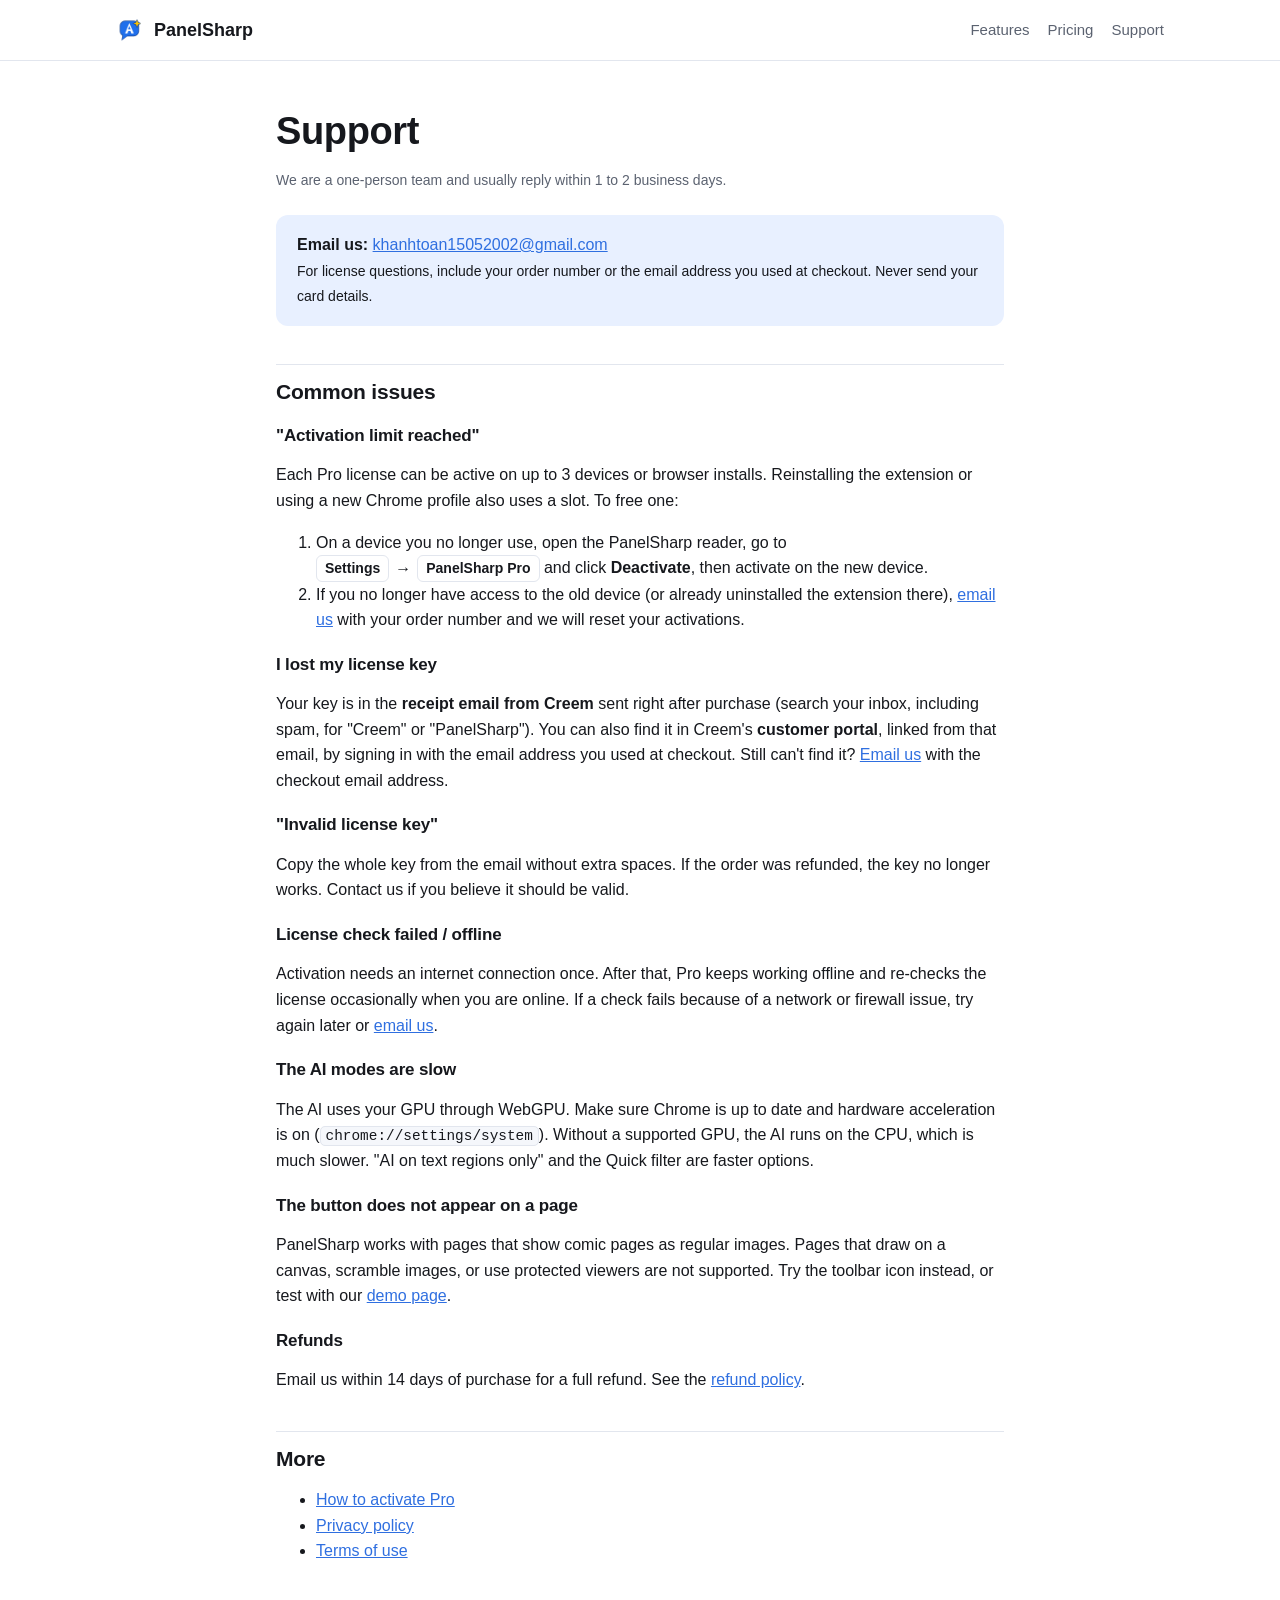
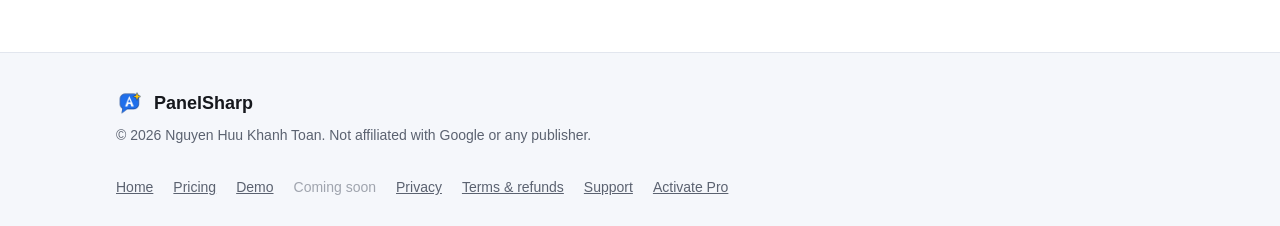
<file: support.html>
<!doctype html>
<!-- Placeholders (checkout link, Chrome Web Store link, support email, seller name, dates) live in config.js. Edit that file only. -->
<html lang="en">
<head>
<meta charset="utf-8">
<meta name="viewport" content="width=device-width, initial-scale=1">
<title>Support · PanelSharp</title>
<meta name="description" content="Get help with PanelSharp: activation, lost license keys, refunds and common issues.">
<link rel="icon" type="image/png" href="assets/favicon-32.png">
<link rel="stylesheet" href="style.css">
</head>
<body>
<header class="site-header">
  <div class="wrap">
    <a class="brand" href="index.html"><img src="assets/icon-128.png" alt="" width="28" height="28">PanelSharp</a>
    <nav class="nav" aria-label="Main">
      <a class="hide-sm" href="index.html#features">Features</a>
      <a href="index.html#pricing">Pricing</a>
      <a href="support.html">Support</a>
    </nav>
  </div>
</header>

<main class="doc">
  <div class="wrap narrow">
    <h1>Support</h1>
    <p class="meta">We are a one-person team and usually reply within 1 to 2 business days.</p>

    <div class="box accent">
      <strong>Email us:</strong> <a href="mailto:SUPPORT_EMAIL" data-cfg-mailto="SUPPORT_EMAIL" data-subject="PanelSharp support">SUPPORT_EMAIL</a><br>
      <span class="small">For license questions, include your order number or the email address you used at checkout. Never send your card details.</span>
    </div>

    <h2>Common issues</h2>

    <h3>"Activation limit reached"</h3>
    <p>Each Pro license can be active on up to 3 devices or browser installs. Reinstalling the extension or using a new Chrome profile also uses a slot. To free one:</p>
    <ol>
      <li>On a device you no longer use, open the PanelSharp reader, go to <span class="path"><span>Settings</span>&rarr;<span>PanelSharp Pro</span></span> and click <strong>Deactivate</strong>, then activate on the new device.</li>
      <li>If you no longer have access to the old device (or already uninstalled the extension there), <a href="mailto:SUPPORT_EMAIL" data-cfg-mailto="SUPPORT_EMAIL" data-subject="PanelSharp activation reset" data-keep-text>email us</a> with your order number and we will reset your activations.</li>
    </ol>

    <h3>I lost my license key</h3>
    <p>Your key is in the <strong>receipt email from Creem</strong> sent right after purchase (search your inbox, including spam, for "Creem" or "PanelSharp"). You can also find it in Creem's <strong>customer portal</strong>, linked from that email, by signing in with the email address you used at checkout. Still can't find it? <a href="mailto:SUPPORT_EMAIL" data-cfg-mailto="SUPPORT_EMAIL" data-subject="PanelSharp lost license key" data-keep-text>Email us</a> with the checkout email address.</p>

    <h3>"Invalid license key"</h3>
    <p>Copy the whole key from the email without extra spaces. If the order was refunded, the key no longer works. Contact us if you believe it should be valid.</p>

    <h3>License check failed / offline</h3>
    <p>Activation needs an internet connection once. After that, Pro keeps working offline and re-checks the license occasionally when you are online. If a check fails because of a network or firewall issue, try again later or <a href="mailto:SUPPORT_EMAIL" data-cfg-mailto="SUPPORT_EMAIL" data-subject="PanelSharp license check" data-keep-text>email us</a>.</p>

    <h3>The AI modes are slow</h3>
    <p>The AI uses your GPU through WebGPU. Make sure Chrome is up to date and hardware acceleration is on (<code>chrome://settings/system</code>). Without a supported GPU, the AI runs on the CPU, which is much slower. "AI on text regions only" and the Quick filter are faster options.</p>

    <h3>The button does not appear on a page</h3>
    <p>PanelSharp works with pages that show comic pages as regular images. Pages that draw on a canvas, scramble images, or use protected viewers are not supported. Try the toolbar icon instead, or test with our <a href="demo/index.html">demo page</a>.</p>

    <h3>Refunds</h3>
    <p>Email us within 14 days of purchase for a full refund. See the <a href="terms.html#refunds">refund policy</a>.</p>

    <h2>More</h2>
    <ul>
      <li><a href="thanks.html">How to activate Pro</a></li>
      <li><a href="privacy.html">Privacy policy</a></li>
      <li><a href="terms.html">Terms of use</a></li>
    </ul>
  </div>
</main>

<footer class="site-footer">
  <div class="wrap footer-grid">
    <div>
      <a class="brand" href="index.html"><img src="assets/icon-128.png" alt="" width="28" height="28">PanelSharp</a>
      <p>&copy; <span data-year>2026</span> <span data-cfg-text="SELLER_NAME">SELLER_NAME</span>. Not affiliated with Google or any publisher.</p>
    </div>
    <ul class="footer-links">
      <li><a href="index.html">Home</a></li>
      <li><a href="index.html#pricing">Pricing</a></li>
      <li><a href="demo/index.html">Demo</a></li>
      <li><a href="CWS_URL" data-cfg-href="CWS_URL">Chrome Web Store</a></li>
      <li><a href="privacy.html">Privacy</a></li>
      <li><a href="terms.html">Terms &amp; refunds</a></li>
      <li><a href="support.html">Support</a></li>
      <li><a href="thanks.html">Activate Pro</a></li>
    </ul>
  </div>
</footer>
<script src="config.js"></script>
<script src="site.js"></script>
</body>
</html>
</file>
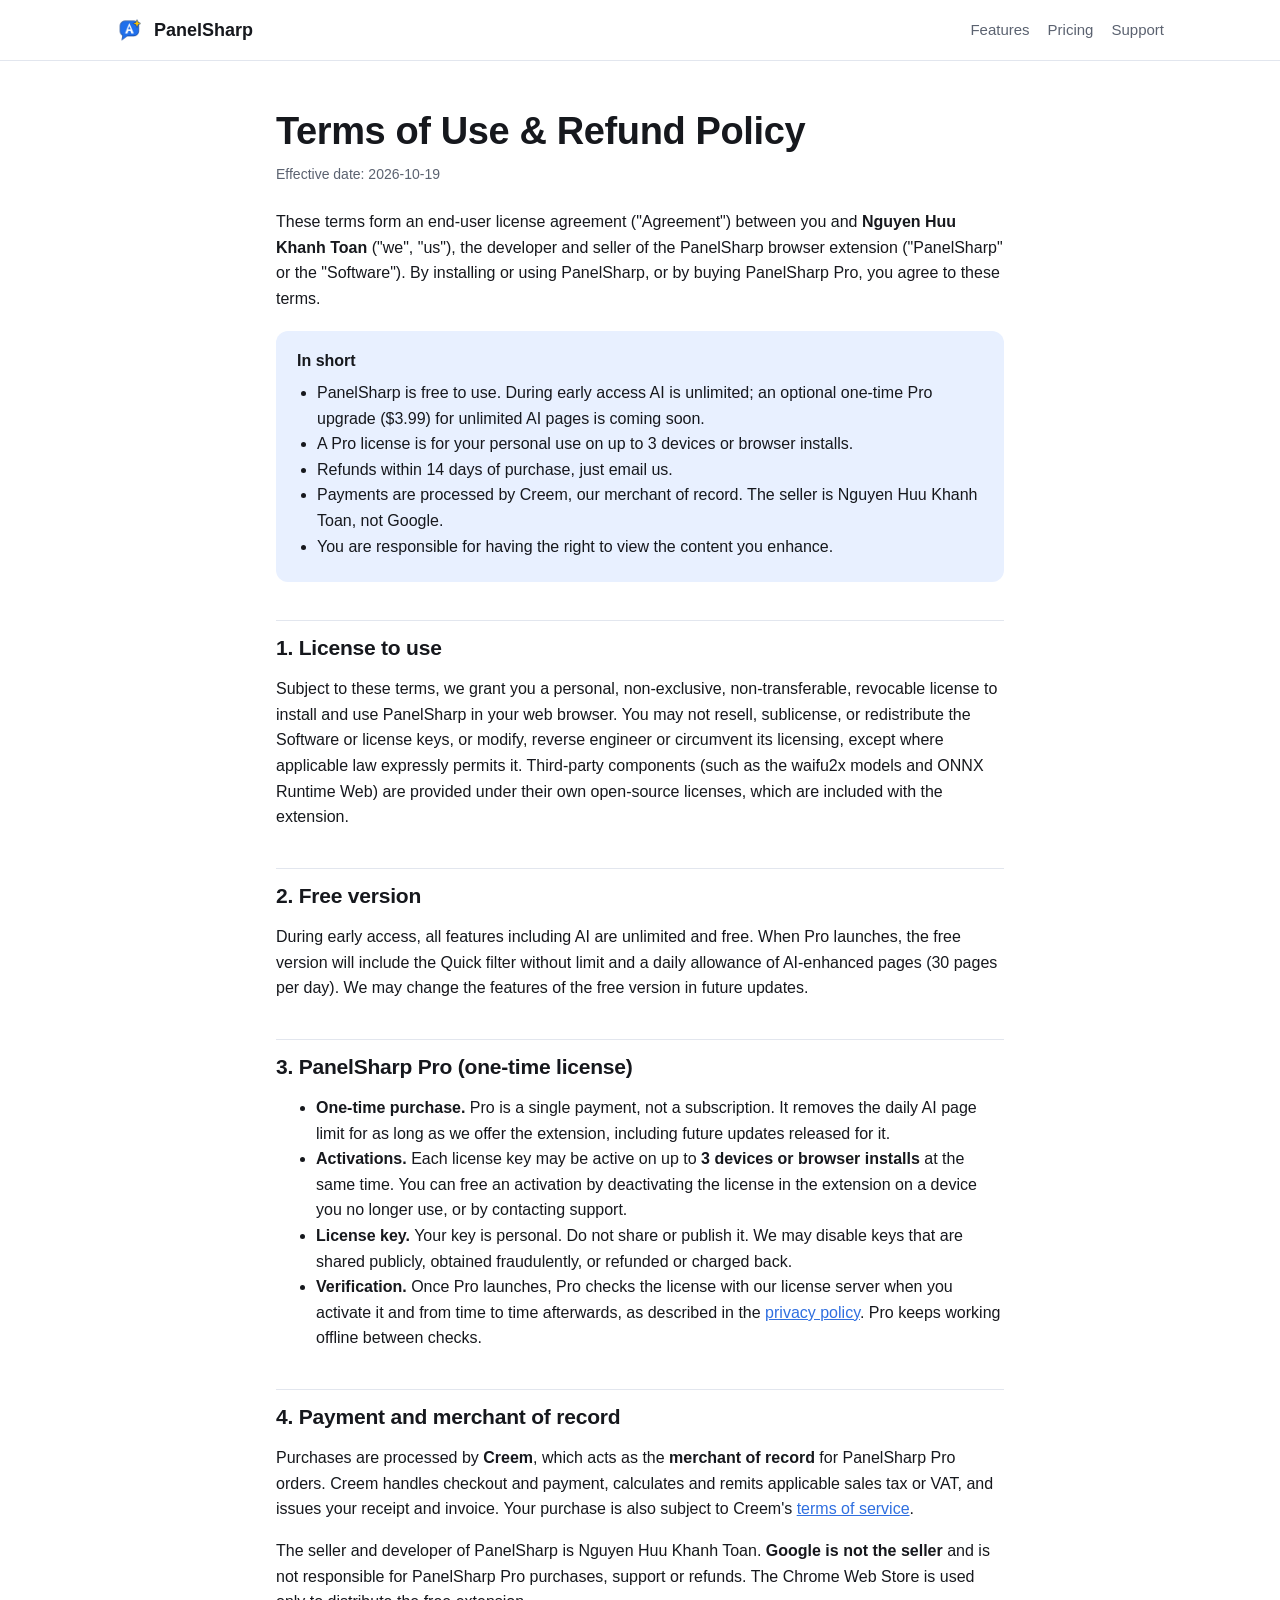
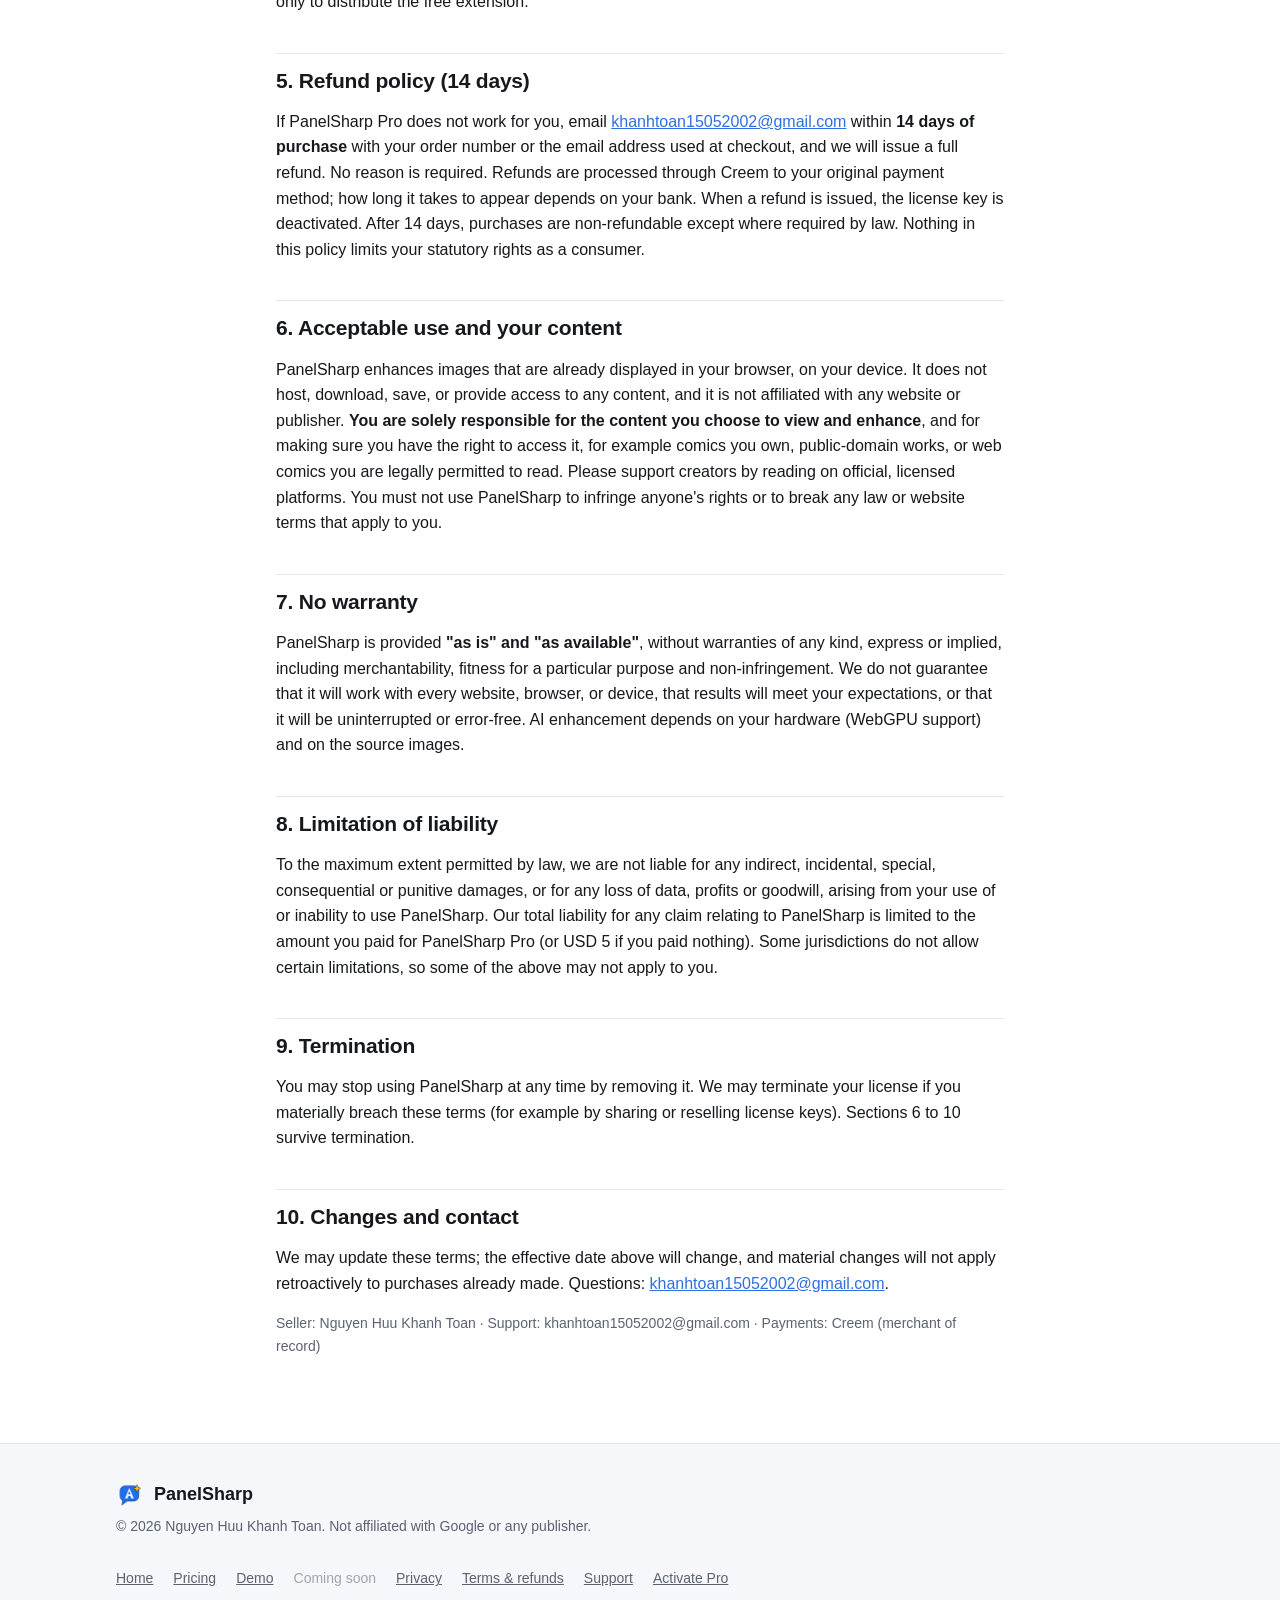
<file: terms.html>
<!doctype html>
<!-- Placeholders (checkout link, Chrome Web Store link, support email, seller name, dates) live in config.js. Edit that file only. -->
<html lang="en">
<head>
<meta charset="utf-8">
<meta name="viewport" content="width=device-width, initial-scale=1">
<title>Terms &amp; Refunds · PanelSharp</title>
<meta name="description" content="PanelSharp end-user license agreement, Pro license terms and 14-day refund policy.">
<link rel="icon" type="image/png" href="assets/favicon-32.png">
<link rel="stylesheet" href="style.css">
</head>
<body>
<header class="site-header">
  <div class="wrap">
    <a class="brand" href="index.html"><img src="assets/icon-128.png" alt="" width="28" height="28">PanelSharp</a>
    <nav class="nav" aria-label="Main">
      <a class="hide-sm" href="index.html#features">Features</a>
      <a href="index.html#pricing">Pricing</a>
      <a href="support.html">Support</a>
    </nav>
  </div>
</header>

<main class="doc">
  <div class="wrap narrow">
    <h1>Terms of Use &amp; Refund Policy</h1>
    <div class="meta">Effective date: <span data-cfg-text="EFFECTIVE_DATE">EFFECTIVE_DATE</span></div>

    <p>These terms form an end-user license agreement ("Agreement") between you and <strong data-cfg-text="SELLER_NAME">SELLER_NAME</strong> ("we", "us"), the developer and seller of the PanelSharp browser extension ("PanelSharp" or the "Software"). By installing or using PanelSharp, or by buying PanelSharp Pro, you agree to these terms.</p>

    <div class="box accent">
      <strong>In short</strong>
      <ul>
        <li>PanelSharp is free to use. During early access AI is unlimited; an optional one-time Pro upgrade ($3.99) for unlimited AI pages is coming soon.</li>
        <li>A Pro license is for your personal use on up to 3 devices or browser installs.</li>
        <li>Refunds within 14 days of purchase, just email us.</li>
        <li>Payments are processed by Creem, our merchant of record. The seller is <span data-cfg-text="SELLER_NAME">SELLER_NAME</span>, not Google.</li>
        <li>You are responsible for having the right to view the content you enhance.</li>
      </ul>
    </div>

    <h2>1. License to use</h2>
    <p>Subject to these terms, we grant you a personal, non-exclusive, non-transferable, revocable license to install and use PanelSharp in your web browser. You may not resell, sublicense, or redistribute the Software or license keys, or modify, reverse engineer or circumvent its licensing, except where applicable law expressly permits it. Third-party components (such as the waifu2x models and ONNX Runtime Web) are provided under their own open-source licenses, which are included with the extension.</p>

    <h2>2. Free version</h2>
    <p>During early access, all features including AI are unlimited and free. When Pro launches, the free version will include the Quick filter without limit and a daily allowance of AI-enhanced pages (30 pages per day). We may change the features of the free version in future updates.</p>

    <h2>3. PanelSharp Pro (one-time license)</h2>
    <ul>
      <li><strong>One-time purchase.</strong> Pro is a single payment, not a subscription. It removes the daily AI page limit for as long as we offer the extension, including future updates released for it.</li>
      <li><strong>Activations.</strong> Each license key may be active on up to <strong>3 devices or browser installs</strong> at the same time. You can free an activation by deactivating the license in the extension on a device you no longer use, or by contacting support.</li>
      <li><strong>License key.</strong> Your key is personal. Do not share or publish it. We may disable keys that are shared publicly, obtained fraudulently, or refunded or charged back.</li>
      <li><strong>Verification.</strong> Once Pro launches, Pro checks the license with our license server when you activate it and from time to time afterwards, as described in the <a href="privacy.html#license">privacy policy</a>. Pro keeps working offline between checks.</li>
    </ul>

    <h2>4. Payment and merchant of record</h2>
    <p>Purchases are processed by <strong>Creem</strong>, which acts as the <strong>merchant of record</strong> for PanelSharp Pro orders. Creem handles checkout and payment, calculates and remits applicable sales tax or VAT, and issues your receipt and invoice. Your purchase is also subject to Creem's <a href="https://www.creem.io/terms" rel="noopener">terms of service</a>.</p>
    <p>The seller and developer of PanelSharp is <span data-cfg-text="SELLER_NAME">SELLER_NAME</span>. <strong>Google is not the seller</strong> and is not responsible for PanelSharp Pro purchases, support or refunds. The Chrome Web Store is used only to distribute the free extension.</p>

    <h2 id="refunds">5. Refund policy (14 days)</h2>
    <p>If PanelSharp Pro does not work for you, email <a href="mailto:SUPPORT_EMAIL" data-cfg-mailto="SUPPORT_EMAIL" data-subject="PanelSharp refund request">SUPPORT_EMAIL</a> within <strong>14 days of purchase</strong> with your order number or the email address used at checkout, and we will issue a full refund. No reason is required. Refunds are processed through Creem to your original payment method; how long it takes to appear depends on your bank. When a refund is issued, the license key is deactivated. After 14 days, purchases are non-refundable except where required by law. Nothing in this policy limits your statutory rights as a consumer.</p>

    <h2>6. Acceptable use and your content</h2>
    <p>PanelSharp enhances images that are already displayed in your browser, on your device. It does not host, download, save, or provide access to any content, and it is not affiliated with any website or publisher. <strong>You are solely responsible for the content you choose to view and enhance</strong>, and for making sure you have the right to access it, for example comics you own, public-domain works, or web comics you are legally permitted to read. Please support creators by reading on official, licensed platforms. You must not use PanelSharp to infringe anyone's rights or to break any law or website terms that apply to you.</p>

    <h2>7. No warranty</h2>
    <p>PanelSharp is provided <strong>"as is" and "as available"</strong>, without warranties of any kind, express or implied, including merchantability, fitness for a particular purpose and non-infringement. We do not guarantee that it will work with every website, browser, or device, that results will meet your expectations, or that it will be uninterrupted or error-free. AI enhancement depends on your hardware (WebGPU support) and on the source images.</p>

    <h2>8. Limitation of liability</h2>
    <p>To the maximum extent permitted by law, we are not liable for any indirect, incidental, special, consequential or punitive damages, or for any loss of data, profits or goodwill, arising from your use of or inability to use PanelSharp. Our total liability for any claim relating to PanelSharp is limited to the amount you paid for PanelSharp Pro (or USD 5 if you paid nothing). Some jurisdictions do not allow certain limitations, so some of the above may not apply to you.</p>

    <h2>9. Termination</h2>
    <p>You may stop using PanelSharp at any time by removing it. We may terminate your license if you materially breach these terms (for example by sharing or reselling license keys). Sections 6 to 10 survive termination.</p>

    <h2>10. Changes and contact</h2>
    <p>We may update these terms; the effective date above will change, and material changes will not apply retroactively to purchases already made. Questions: <a href="mailto:SUPPORT_EMAIL" data-cfg-mailto="SUPPORT_EMAIL">SUPPORT_EMAIL</a>.</p>
    <p class="muted small">Seller: <span data-cfg-text="SELLER_NAME">SELLER_NAME</span> · Support: <span data-cfg-text="SUPPORT_EMAIL">SUPPORT_EMAIL</span> · Payments: Creem (merchant of record)</p>
  </div>
</main>

<footer class="site-footer">
  <div class="wrap footer-grid">
    <div>
      <a class="brand" href="index.html"><img src="assets/icon-128.png" alt="" width="28" height="28">PanelSharp</a>
      <p>&copy; <span data-year>2026</span> <span data-cfg-text="SELLER_NAME">SELLER_NAME</span>. Not affiliated with Google or any publisher.</p>
    </div>
    <ul class="footer-links">
      <li><a href="index.html">Home</a></li>
      <li><a href="index.html#pricing">Pricing</a></li>
      <li><a href="demo/index.html">Demo</a></li>
      <li><a href="CWS_URL" data-cfg-href="CWS_URL">Chrome Web Store</a></li>
      <li><a href="privacy.html">Privacy</a></li>
      <li><a href="terms.html">Terms &amp; refunds</a></li>
      <li><a href="support.html">Support</a></li>
      <li><a href="thanks.html">Activate Pro</a></li>
    </ul>
  </div>
</footer>
<script src="config.js"></script>
<script src="site.js"></script>
</body>
</html>
</file>
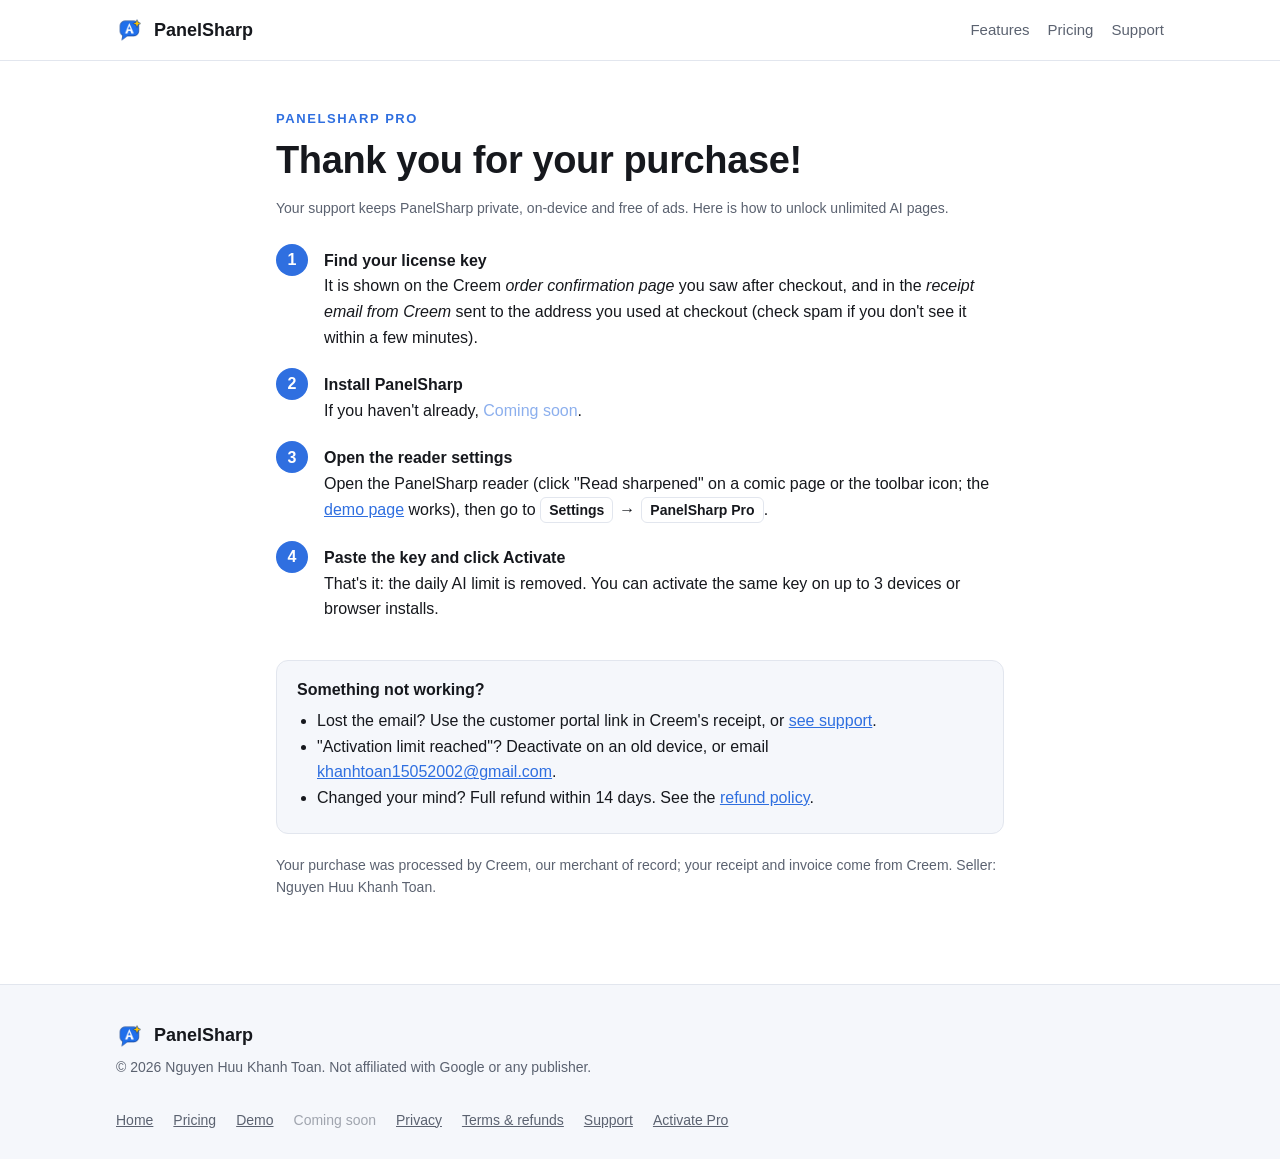
<file: thanks.html>
<!doctype html>
<!-- Placeholders (checkout link, Chrome Web Store link, support email, seller name, dates) live in config.js. Edit that file only. -->
<html lang="en">
<head>
<meta charset="utf-8">
<meta name="viewport" content="width=device-width, initial-scale=1">
<title>Thank you · PanelSharp Pro</title>
<meta name="description" content="Thanks for buying PanelSharp Pro. Here is how to activate your license key.">
<meta name="robots" content="noindex">
<link rel="icon" type="image/png" href="assets/favicon-32.png">
<link rel="stylesheet" href="style.css">
</head>
<body>
<header class="site-header">
  <div class="wrap">
    <a class="brand" href="index.html"><img src="assets/icon-128.png" alt="" width="28" height="28">PanelSharp</a>
    <nav class="nav" aria-label="Main">
      <a class="hide-sm" href="index.html#features">Features</a>
      <a href="index.html#pricing">Pricing</a>
      <a href="support.html">Support</a>
    </nav>
  </div>
</header>

<main class="doc">
  <div class="wrap narrow">
    <p class="eyebrow">PanelSharp Pro</p>
    <h1>Thank you for your purchase!</h1>
    <p class="meta">Your support keeps PanelSharp private, on-device and free of ads. Here is how to unlock unlimited AI pages.</p>

    <ol class="steps">
      <li>
        <strong>Find your license key</strong>
        It is shown on the Creem <em>order confirmation page</em> you saw after checkout, and in the <em>receipt email from Creem</em> sent to the address you used at checkout (check spam if you don't see it within a few minutes).
      </li>
      <li>
        <strong>Install PanelSharp</strong>
        If you haven't already, <a href="CWS_URL" data-cfg-href="CWS_URL">add PanelSharp from the Chrome Web Store</a>.
      </li>
      <li>
        <strong>Open the reader settings</strong>
        Open the PanelSharp reader (click "Read sharpened" on a comic page or the toolbar icon; the <a href="demo/index.html">demo page</a> works), then go to
        <span class="path"><span>Settings</span>&rarr;<span>PanelSharp Pro</span></span>.
      </li>
      <li>
        <strong>Paste the key and click Activate</strong>
        That's it: the daily AI limit is removed. You can activate the same key on up to 3 devices or browser installs.
      </li>
    </ol>

    <div class="box">
      <strong>Something not working?</strong>
      <ul>
        <li>Lost the email? Use the customer portal link in Creem's receipt, or <a href="support.html">see support</a>.</li>
        <li>"Activation limit reached"? Deactivate on an old device, or email <a href="mailto:SUPPORT_EMAIL" data-cfg-mailto="SUPPORT_EMAIL" data-subject="PanelSharp activation">SUPPORT_EMAIL</a>.</li>
        <li>Changed your mind? Full refund within 14 days. See the <a href="terms.html#refunds">refund policy</a>.</li>
      </ul>
    </div>
    <p class="muted small">Your purchase was processed by Creem, our merchant of record; your receipt and invoice come from Creem. Seller: <span data-cfg-text="SELLER_NAME">SELLER_NAME</span>.</p>
  </div>
</main>

<footer class="site-footer">
  <div class="wrap footer-grid">
    <div>
      <a class="brand" href="index.html"><img src="assets/icon-128.png" alt="" width="28" height="28">PanelSharp</a>
      <p>&copy; <span data-year>2026</span> <span data-cfg-text="SELLER_NAME">SELLER_NAME</span>. Not affiliated with Google or any publisher.</p>
    </div>
    <ul class="footer-links">
      <li><a href="index.html">Home</a></li>
      <li><a href="index.html#pricing">Pricing</a></li>
      <li><a href="demo/index.html">Demo</a></li>
      <li><a href="CWS_URL" data-cfg-href="CWS_URL">Chrome Web Store</a></li>
      <li><a href="privacy.html">Privacy</a></li>
      <li><a href="terms.html">Terms &amp; refunds</a></li>
      <li><a href="support.html">Support</a></li>
      <li><a href="thanks.html">Activate Pro</a></li>
    </ul>
  </div>
</footer>
<script src="config.js"></script>
<script src="site.js"></script>
</body>
</html>
</file>
<file: style.css>
/* PanelSharp site styles. No external fonts, no frameworks. */
:root {
  --bg: #ffffff;
  --bg-alt: #f5f7fb;
  --fg: #16181d;
  --muted: #5b6270;
  --line: #e2e6ee;
  --accent: #2f6fe0;
  --accent-fg: #ffffff;
  --accent-soft: #e8f0ff;
  --gold: #f2b705;
  --card: #ffffff;
  --shadow: 0 1px 2px rgba(16, 24, 40, .06), 0 8px 24px rgba(16, 24, 40, .06);
  --radius: 14px;
  --wrap: 1080px;
}
@media (prefers-color-scheme: dark) {
  :root {
    --bg: #111318;
    --bg-alt: #171a21;
    --fg: #eceef2;
    --muted: #a3a9b5;
    --line: #2a2e38;
    --accent: #6d9cff;
    --accent-fg: #0b1020;
    --accent-soft: #1c2740;
    --card: #191c24;
    --shadow: 0 1px 2px rgba(0, 0, 0, .3), 0 8px 24px rgba(0, 0, 0, .25);
  }
}

* { box-sizing: border-box; }
html { -webkit-text-size-adjust: 100%; }
body {
  margin: 0;
  background: var(--bg);
  color: var(--fg);
  font: 16px/1.6 -apple-system, BlinkMacSystemFont, "Segoe UI", Roboto, Helvetica, Arial, sans-serif;
  overflow-wrap: break-word;
}
img { max-width: 100%; height: auto; display: block; }
a { color: var(--accent); }
a:hover { text-decoration-thickness: 2px; }
h1, h2, h3 { line-height: 1.2; letter-spacing: -.01em; }
code { font-size: .9em; background: var(--bg-alt); border: 1px solid var(--line); padding: 1px 5px; border-radius: 5px; }
.wrap { max-width: var(--wrap); margin: 0 auto; padding: 0 16px; }
.narrow { max-width: 760px; }
.muted { color: var(--muted); }
.small { font-size: 14px; }
.skip { position: absolute; left: -9999px; }
.skip:focus { left: 16px; top: 8px; background: var(--card); padding: 6px 10px; z-index: 10; }

/* Header */
.site-header { border-bottom: 1px solid var(--line); background: var(--bg); position: sticky; top: 0; z-index: 5; }
.site-header .wrap { display: flex; align-items: center; gap: 16px; min-height: 60px; flex-wrap: wrap; }
.brand { display: flex; align-items: center; gap: 10px; color: var(--fg); text-decoration: none; font-weight: 700; font-size: 18px; }
.brand img { width: 28px; height: 28px; }
.nav { margin-left: auto; display: flex; gap: 18px; align-items: center; font-size: 15px; }
.nav a { color: var(--muted); text-decoration: none; }
.nav a:hover { color: var(--fg); }
@media (max-width: 640px) {
  .nav .hide-sm { display: none; }
  .nav { gap: 12px; }
}

/* Buttons */
.btn {
  display: inline-flex; align-items: center; justify-content: center; gap: 8px;
  padding: 11px 20px; border-radius: 10px; font-weight: 600; font-size: 16px;
  text-decoration: none; border: 1px solid transparent; cursor: pointer; line-height: 1.2;
}
.btn-primary { background: var(--accent); color: var(--accent-fg); }
.btn-primary:hover { filter: brightness(1.08); }
.btn-ghost { border-color: var(--line); color: var(--fg); background: var(--card); }
.btn-ghost:hover { border-color: var(--muted); }
.btn-sm { padding: 7px 14px; font-size: 14px; }
.btn-block { width: 100%; }
.actions { display: flex; flex-wrap: wrap; gap: 12px; }

/* Sections */
section { padding: 72px 0; }
section.alt { background: var(--bg-alt); }
.eyebrow { text-transform: uppercase; letter-spacing: .12em; font-size: 13px; font-weight: 700; color: var(--accent); margin: 0 0 8px; }
.section-head { max-width: 680px; margin-bottom: 36px; }
.section-head h2 { font-size: clamp(26px, 4vw, 36px); margin: 0 0 10px; }
.section-head p { margin: 0; color: var(--muted); font-size: 17px; }

/* Hero */
.hero { padding: 64px 0 56px; }
.hero .wrap { display: grid; grid-template-columns: 1.05fr 1fr; gap: 48px; align-items: center; }
.hero h1 { font-size: clamp(32px, 5.2vw, 52px); margin: 0 0 16px; }
.hero .lead { font-size: 19px; color: var(--muted); margin: 0 0 24px; }
.hero .fine { margin-top: 14px; font-size: 14px; color: var(--muted); }
.hero-shot { border-radius: var(--radius); box-shadow: var(--shadow); border: 1px solid var(--line); }
@media (max-width: 860px) {
  .hero .wrap { grid-template-columns: 1fr; gap: 32px; }
}

/* Before / after */
.compare { position: relative; border-radius: var(--radius); overflow: hidden; box-shadow: var(--shadow); max-width: 760px; margin: 0 auto; --pos: 50%; }
.compare .pair { display: grid; grid-template-columns: 1fr 1fr; gap: 0; }
.compare figure { margin: 0; position: relative; }
.compare .tag {
  position: absolute; top: 12px; padding: 4px 10px; border-radius: 999px; font-size: 13px; font-weight: 600;
  background: rgba(20, 22, 28, .78); color: #fff; pointer-events: none;
}
.compare .tag.before { left: 12px; }
.compare .tag.after { right: 12px; background: #2f6fe0; }
.compare input[type=range] { display: none; }
/* Slider mode (enabled by site.js) */
.compare.is-slider .pair { display: block; position: relative; }
.compare.is-slider .after-fig { position: absolute; inset: 0; clip-path: inset(0 0 0 var(--pos)); }
.compare.is-slider .after-fig img { width: 100%; height: 100%; object-fit: cover; }
.compare.is-slider .divider { position: absolute; top: 0; bottom: 0; left: var(--pos); width: 3px; margin-left: -1.5px; background: #fff; box-shadow: 0 0 0 1px rgba(0,0,0,.25); pointer-events: none; }
.compare.is-slider .divider::after {
  content: "\2194"; position: absolute; top: 50%; left: 50%; transform: translate(-50%, -50%);
  width: 38px; height: 38px; border-radius: 50%; background: #fff; color: #222; display: grid; place-items: center;
  font-size: 20px; box-shadow: 0 2px 8px rgba(0,0,0,.3);
}
.compare.is-slider input[type=range] {
  display: block; position: absolute; inset: 0; width: 100%; height: 100%; margin: 0; opacity: 0; cursor: ew-resize;
}
.compare:not(.is-slider) .divider { display: none; }
.caption { text-align: center; color: var(--muted); font-size: 14px; margin: 14px auto 0; max-width: 760px; }

/* Feature grid */
.grid { display: grid; gap: 20px; }
.grid-3 { grid-template-columns: repeat(3, 1fr); }
.grid-2 { grid-template-columns: repeat(2, 1fr); }
@media (max-width: 900px) { .grid-3 { grid-template-columns: repeat(2, 1fr); } }
@media (max-width: 640px) { .grid-3, .grid-2 { grid-template-columns: 1fr; } }
.card { background: var(--card); border: 1px solid var(--line); border-radius: var(--radius); padding: 22px; }
.card h3 { margin: 0 0 6px; font-size: 18px; }
.card p { margin: 0; color: var(--muted); }
.icon {
  width: 40px; height: 40px; border-radius: 10px; background: var(--accent-soft); color: var(--accent);
  display: grid; place-items: center; margin-bottom: 14px; font-size: 20px; font-weight: 700;
}
.shots { margin-top: 36px; }
.shots img { border-radius: var(--radius); border: 1px solid var(--line); box-shadow: var(--shadow); }

/* Privacy */
.privacy-grid { display: grid; grid-template-columns: 1fr 1fr; gap: 40px; align-items: center; }
@media (max-width: 860px) { .privacy-grid { grid-template-columns: 1fr; } }
.checklist { list-style: none; padding: 0; margin: 0; }
.checklist li { position: relative; padding-left: 30px; margin: 10px 0; }
.checklist li::before {
  content: ""; position: absolute; left: 0; top: 5px; width: 18px; height: 18px; border-radius: 50%;
  background: var(--accent-soft); border: 2px solid var(--accent);
}
.checklist li::after {
  content: ""; position: absolute; left: 6px; top: 9px; width: 5px; height: 9px;
  border: solid var(--accent); border-width: 0 2px 2px 0; transform: rotate(45deg);
}

/* Pricing */
.pricing { display: grid; grid-template-columns: 1fr 1fr; gap: 24px; max-width: 820px; margin: 0 auto; }
@media (max-width: 700px) { .pricing { grid-template-columns: 1fr; } }
.plan { background: var(--card); border: 1px solid var(--line); border-radius: var(--radius); padding: 28px; display: flex; flex-direction: column; }
.plan.pro { border: 2px solid var(--accent); box-shadow: var(--shadow); position: relative; }
.plan .badge {
  position: absolute; top: -13px; left: 24px; background: var(--gold); color: #1a1400;
  font-size: 12px; font-weight: 700; padding: 3px 10px; border-radius: 999px; letter-spacing: .04em;
}
.plan h3 { margin: 0; font-size: 20px; }
.price { font-size: 40px; font-weight: 800; margin: 10px 0 0; line-height: 1.1; }
.price small { font-size: 15px; font-weight: 500; color: var(--muted); }
.plan ul { padding: 0; margin: 18px 0 24px; list-style: none; flex: 1; }
.plan li { padding: 7px 0 7px 26px; border-bottom: 1px solid var(--line); position: relative; }
.plan li:last-child { border-bottom: 0; }
.plan li::before { content: "\2713"; position: absolute; left: 2px; color: var(--accent); font-weight: 700; }
.plan .note { font-size: 13px; color: var(--muted); margin: 12px 0 0; }
.seller-note { text-align: center; font-size: 14px; color: var(--muted); max-width: 720px; margin: 28px auto 0; }

/* FAQ */
.faq { max-width: 820px; }
.faq details { border-bottom: 1px solid var(--line); padding: 4px 0; }
.faq summary { cursor: pointer; font-weight: 600; padding: 14px 28px 14px 0; position: relative; list-style: none; }
.faq summary::-webkit-details-marker { display: none; }
.faq summary::after { content: "+"; position: absolute; right: 4px; top: 10px; font-size: 22px; color: var(--muted); }
.faq details[open] summary::after { content: "\2212"; }
.faq details p { margin: 0 0 16px; color: var(--muted); }

/* Doc pages (privacy, terms, support, thanks) */
.doc { padding: 48px 0 72px; }
.doc h1 { font-size: clamp(28px, 4.5vw, 38px); margin: 0 0 8px; }
.doc h2 { font-size: 21px; margin: 38px 0 8px; padding-top: 14px; border-top: 1px solid var(--line); }
.doc h3 { font-size: 17px; margin: 22px 0 6px; }
.doc .meta { color: var(--muted); font-size: 14px; margin-bottom: 24px; }
.box { background: var(--bg-alt); border: 1px solid var(--line); border-radius: 12px; padding: 16px 20px; margin: 20px 0; }
.box ul { margin: 6px 0; padding-left: 20px; }
.box.accent { background: var(--accent-soft); border-color: transparent; }
.steps { counter-reset: step; list-style: none; padding: 0; margin: 20px 0; }
.steps li { counter-increment: step; position: relative; padding: 4px 0 18px 48px; }
.steps li::before {
  content: counter(step); position: absolute; left: 0; top: 0; width: 32px; height: 32px; border-radius: 50%;
  background: var(--accent); color: var(--accent-fg); display: grid; place-items: center; font-weight: 700;
}
.steps li strong { display: block; }
.path { display: inline-flex; flex-wrap: wrap; gap: 6px; align-items: center; }
.path span { background: var(--card); border: 1px solid var(--line); border-radius: 6px; padding: 1px 8px; font-size: 14px; font-weight: 600; }

/* Footer */
.site-footer { border-top: 1px solid var(--line); background: var(--bg-alt); padding: 36px 0 28px; font-size: 14px; color: var(--muted); }
.footer-grid { display: flex; flex-wrap: wrap; gap: 24px 48px; justify-content: space-between; }
.footer-links { display: flex; flex-wrap: wrap; gap: 8px 20px; list-style: none; padding: 0; margin: 0; }
.footer-links a { color: var(--muted); }
.footer-links a:hover { color: var(--fg); }
.site-footer p { margin: 6px 0; }
.nav a.btn-primary, .nav a.btn-primary:hover { color: var(--accent-fg); }
@media (max-width: 400px) { .brand { font-size: 17px; } .nav .btn-sm { padding: 7px 10px; } }
.section-head .eyebrow { color: var(--accent); font-size: 13px; margin-bottom: 8px; }
.early-access { max-width: 820px; margin: 0 auto 28px; text-align: center; }
.early-access p { margin: 0; }
</file>
